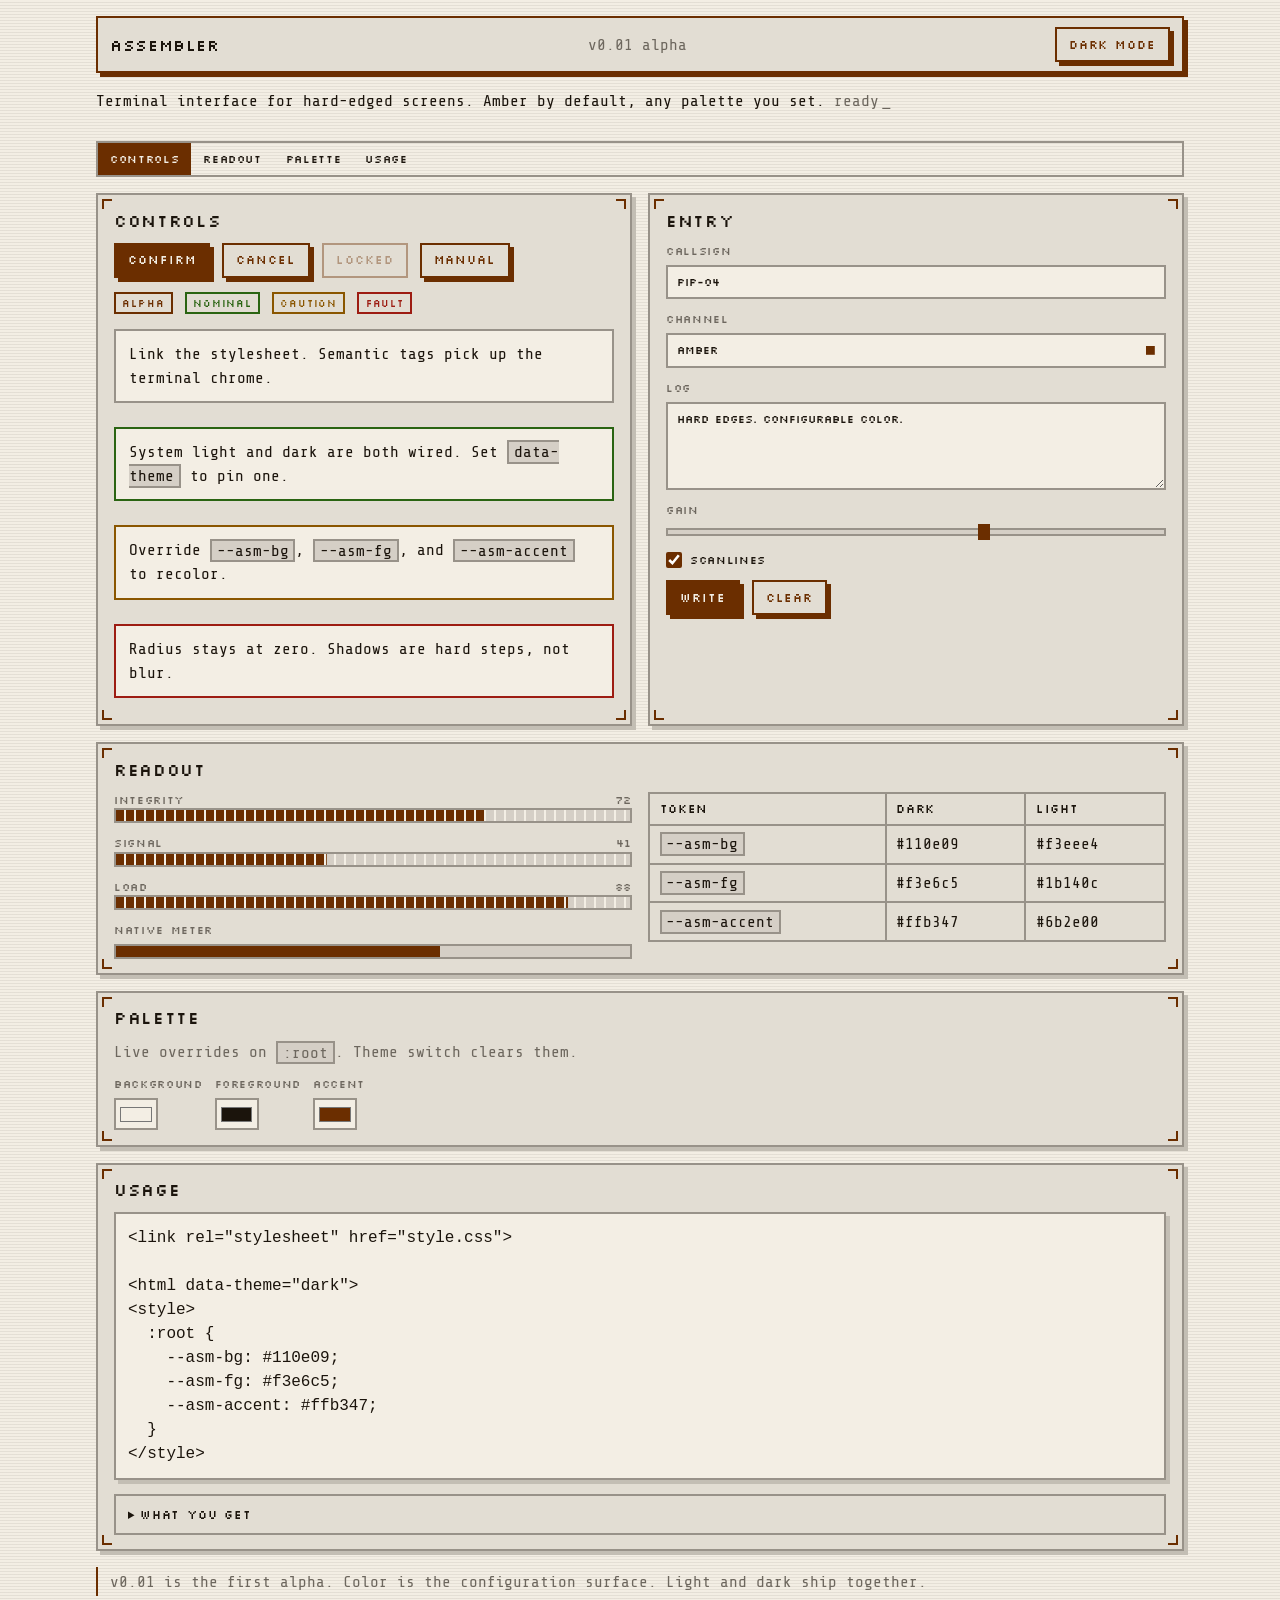
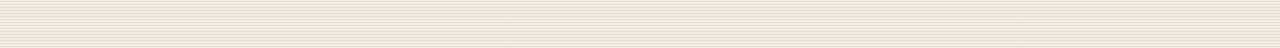
<file: assembler-css/v0_01/index.html>
<!DOCTYPE html>
<html lang="en">
<head>
  <meta charset="UTF-8">
  <meta name="viewport" content="width=device-width, initial-scale=1.0">
  <meta name="color-scheme" content="dark light">
  <title>Assembler CSS v0.01</title>
  <link rel="stylesheet" href="https://fonts.googleapis.com/css2?family=Share+Tech+Mono&amp;family=Silkscreen&amp;display=swap">
  <link rel="stylesheet" href="style.css">
</head>
<body>
  <main class="asm-shell">
    <header class="asm-top">
      <h1 class="asm-brand">Assembler</h1>
      <span class="asm-dim">v0.01 alpha</span>
      <button type="button" id="theme-toggle">Light mode</button>
    </header>

    <p>Terminal interface for hard-edged screens. Amber by default, any palette you set. <span class="asm-caret asm-dim">ready</span></p>

    <nav class="asm-nav" aria-label="Sections">
      <a href="#controls" aria-current="page">Controls</a>
      <a href="#readout">Readout</a>
      <a href="#palette">Palette</a>
      <a href="#usage">Usage</a>
    </nav>

    <div class="asm-grid-2">
      <section class="asm-panel" id="controls">
        <h2>Controls</h2>
        <div class="asm-actions">
          <button type="button" class="asm-solid">Confirm</button>
          <button type="button">Cancel</button>
          <button type="button" disabled>Locked</button>
          <a class="asm-btn" href="#usage">Manual</a>
        </div>
        <div class="asm-row" style="margin-top: 0.9rem">
          <span class="asm-tag">Alpha</span>
          <span class="asm-tag asm-tag--ok">Nominal</span>
          <span class="asm-tag asm-tag--warn">Caution</span>
          <span class="asm-tag asm-tag--danger">Fault</span>
        </div>
        <div class="asm-stack" style="margin-top: 0.9rem">
          <p class="asm-note">Link the stylesheet. Semantic tags pick up the terminal chrome.</p>
          <p class="asm-note asm-note--ok">System light and dark are both wired. Set <code>data-theme</code> to pin one.</p>
          <p class="asm-note asm-note--warn">Override <code>--asm-bg</code>, <code>--asm-fg</code>, and <code>--asm-accent</code> to recolor.</p>
          <p class="asm-note asm-note--danger">Radius stays at zero. Shadows are hard steps, not blur.</p>
        </div>
      </section>

      <section class="asm-panel">
        <h2>Entry</h2>
        <form class="asm-stack" action="#readout">
          <label class="asm-field">Callsign
            <input type="text" name="callsign" value="PIP-04" autocomplete="off">
          </label>
          <label class="asm-field">Channel
            <select name="channel">
              <option>Amber</option>
              <option>Phosphor</option>
              <option>Ice</option>
            </select>
          </label>
          <label class="asm-field">Log
            <textarea name="log">Hard edges. Configurable color.</textarea>
          </label>
          <label class="asm-field">Gain
            <input type="range" name="gain" min="0" max="100" value="64">
          </label>
          <label class="asm-check">
            <input type="checkbox" id="scan" checked>
            Scanlines
          </label>
          <div class="asm-actions">
            <button type="submit" class="asm-solid">Write</button>
            <button type="reset">Clear</button>
          </div>
        </form>
      </section>
    </div>

    <section class="asm-panel" id="readout">
      <h2>Readout</h2>
      <div class="asm-grid-2">
        <div class="asm-stack">
          <div>
            <div class="asm-split"><span>Integrity</span><span>72</span></div>
            <div class="asm-meter" style="--asm-value: 72%" role="meter" aria-label="Integrity" aria-valuemin="0" aria-valuemax="100" aria-valuenow="72"></div>
          </div>
          <div>
            <div class="asm-split"><span>Signal</span><span>41</span></div>
            <div class="asm-meter" style="--asm-value: 41%" role="meter" aria-label="Signal" aria-valuemin="0" aria-valuemax="100" aria-valuenow="41"></div>
          </div>
          <div>
            <div class="asm-split"><span>Load</span><span>88</span></div>
            <div class="asm-meter" style="--asm-value: 88%" role="meter" aria-label="Load" aria-valuemin="0" aria-valuemax="100" aria-valuenow="88"></div>
          </div>
          <label class="asm-field">Native meter
            <progress max="100" value="63">63%</progress>
          </label>
        </div>
        <div class="asm-table-wrap">
          <table>
            <thead>
              <tr>
                <th>Token</th>
                <th>Dark</th>
                <th>Light</th>
              </tr>
            </thead>
            <tbody>
              <tr>
                <td><code>--asm-bg</code></td>
                <td>#110e09</td>
                <td>#f3eee4</td>
              </tr>
              <tr>
                <td><code>--asm-fg</code></td>
                <td>#f3e6c5</td>
                <td>#1b140c</td>
              </tr>
              <tr>
                <td><code>--asm-accent</code></td>
                <td>#ffb347</td>
                <td>#6b2e00</td>
              </tr>
            </tbody>
          </table>
        </div>
      </div>
    </section>

    <section class="asm-panel" id="palette">
      <h2>Palette</h2>
      <p class="asm-dim">Live overrides on <code>:root</code>. Theme switch clears them.</p>
      <div class="asm-row">
        <label class="asm-field">Background
          <input id="c-bg" type="color" value="#110e09">
        </label>
        <label class="asm-field">Foreground
          <input id="c-fg" type="color" value="#f3e6c5">
        </label>
        <label class="asm-field">Accent
          <input id="c-accent" type="color" value="#ffb347">
        </label>
      </div>
    </section>

    <section class="asm-panel" id="usage">
      <h2>Usage</h2>
      <pre><code>&lt;link rel="stylesheet" href="style.css"&gt;

&lt;html data-theme="dark"&gt;
&lt;style&gt;
  :root {
    --asm-bg: #110e09;
    --asm-fg: #f3e6c5;
    --asm-accent: #ffb347;
  }
&lt;/style&gt;</code></pre>
      <details style="margin-top: 0.9rem">
        <summary>What you get</summary>
        <p>One file. Buttons, fields, tables, and type pick up the chrome on their own. Panels, meters, tags, and notes are classes. Point <code>--asm-font</code> and <code>--asm-display</code> at any face. Omit the webfonts and the stack falls back to the system mono.</p>
      </details>
    </section>

    <blockquote>v0.01 is the first alpha. Color is the configuration surface. Light and dark ship together.</blockquote>
  </main>
  <script>
    const root = document.documentElement;
    const toggle = document.querySelector("#theme-toggle");
    const scan = document.querySelector("#scan");
    const fields = {
      "--asm-bg": document.querySelector("#c-bg"),
      "--asm-fg": document.querySelector("#c-fg"),
      "--asm-accent": document.querySelector("#c-accent")
    };

    function currentTheme() {
      if (root.dataset.theme === "light" || root.dataset.theme === "dark") {
        return root.dataset.theme;
      }
      return matchMedia("(prefers-color-scheme: light)").matches ? "light" : "dark";
    }

    function toHex(value) {
      const ctx = document.createElement("canvas").getContext("2d");
      ctx.fillStyle = "#000000";
      ctx.fillStyle = value.trim();
      return ctx.fillStyle;
    }

    function syncPickers() {
      for (const [name, input] of Object.entries(fields)) {
        input.value = toHex(getComputedStyle(root).getPropertyValue(name));
      }
      toggle.textContent = currentTheme() === "light" ? "Dark mode" : "Light mode";
    }

    try {
      const stored = localStorage.getItem("asm-theme");
      if (stored === "light" || stored === "dark") root.dataset.theme = stored;
    } catch (err) {
      /* file pages can block storage; the toggle still works */
    }

    toggle.addEventListener("click", () => {
      for (const name of Object.keys(fields)) root.style.removeProperty(name);
      const next = currentTheme() === "light" ? "dark" : "light";
      root.dataset.theme = next;
      try {
        localStorage.setItem("asm-theme", next);
      } catch (err) {
        /* ignore */
      }
      syncPickers();
    });

    for (const [name, input] of Object.entries(fields)) {
      input.addEventListener("input", () => {
        root.style.setProperty(name, input.value);
      });
    }

    scan.addEventListener("change", () => {
      if (scan.checked) root.style.removeProperty("--asm-scan-image");
      else root.style.setProperty("--asm-scan-image", "none");
    });

    document.querySelector("form").addEventListener("submit", (event) => {
      event.preventDefault();
    });

    syncPickers();
  </script>
</body>
</html>
</file>
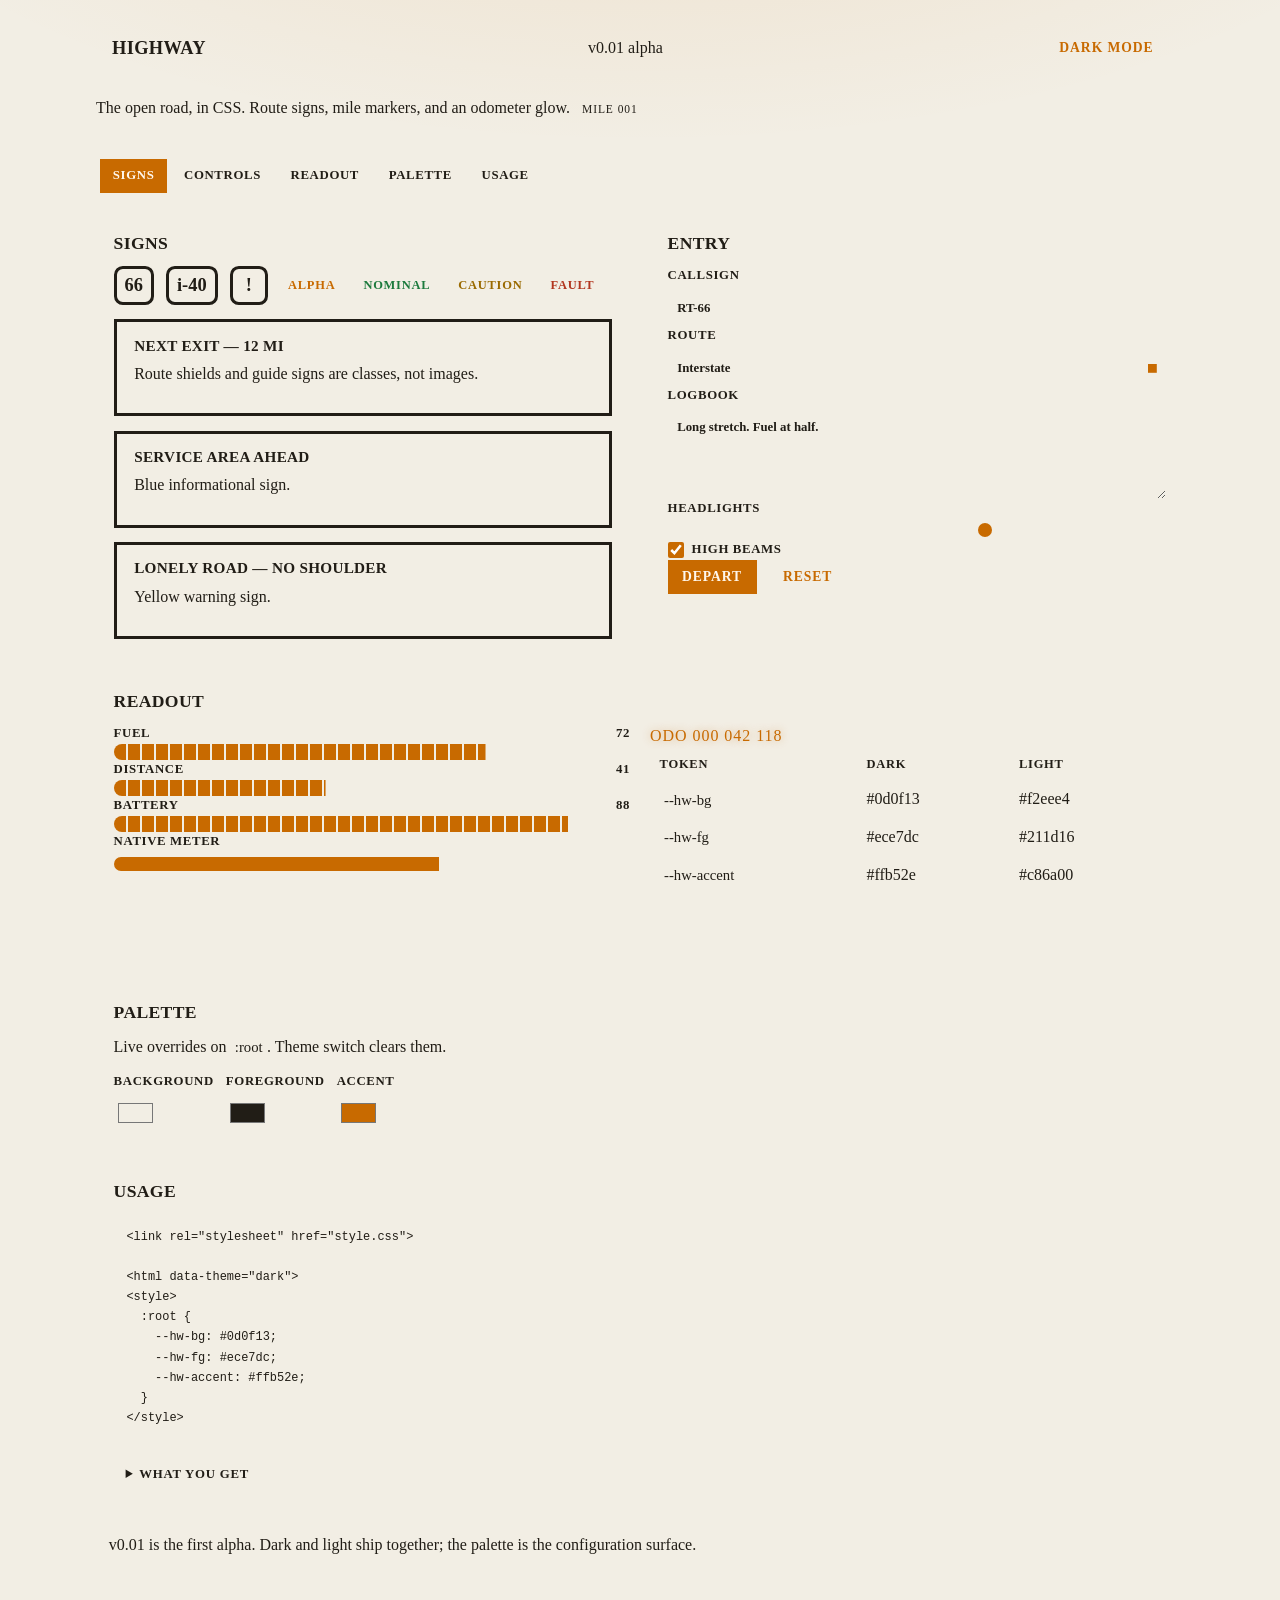
<file: highway-css/v0_01/index.html>
<!DOCTYPE html>
<html lang="en">
<head>
  <meta charset="UTF-8">
  <meta name="viewport" content="width=device-width, initial-scale=1.0">
  <meta name="color-scheme" content="dark light">
  <title>Highway CSS v0.01</title>
  <link rel="stylesheet" href="https://fonts.googleapis.com/css2?family=Barlow:ital,wght@0,400;0,600;0,700;1,400&family=Barlow+Condensed:wght@600;700&family=IBM+Plex+Mono:wght@400;600&display=swap">
  <link rel="stylesheet" href="style.css">
</head>
<body>
  <main class="hw-shell">
    <header class="hw-top">
      <h1 class="hw-brand">Highway</h1>
      <span class="hw-dim">v0.01 alpha</span>
      <button type="button" id="theme-toggle">Light mode</button>
    </header>

    <p>The open road, in CSS. Route signs, mile markers, and an odometer glow. <span class="hw-mile">mile 001</span></p>

    <nav class="hw-nav" aria-label="Sections">
      <a href="#signs" aria-current="page">Signs</a>
      <a href="#controls">Controls</a>
      <a href="#readout">Readout</a>
      <a href="#palette">Palette</a>
      <a href="#usage">Usage</a>
    </nav>

    <div class="hw-grid-2">
      <section class="hw-panel" id="signs">
        <h2>Signs</h2>
        <div class="hw-row" style="margin-bottom: 0.9rem">
          <span class="hw-route">66</span>
          <span class="hw-route hw-route--info">i-40</span>
          <span class="hw-route hw-route--warn">!</span>
          <span class="hw-tag">Alpha</span>
          <span class="hw-tag hw-tag--ok">Nominal</span>
          <span class="hw-tag hw-tag--warn">Caution</span>
          <span class="hw-tag hw-tag--danger">Fault</span>
        </div>
        <div class="hw-sign">
          <h3>Next exit — 12 mi</h3>
          <p class="hw-dim">Route shields and guide signs are classes, not images.</p>
        </div>
        <div class="hw-sign hw-sign--info" style="margin-top: 0.9rem">
          <h3>Service area ahead</h3>
          <p class="hw-dim">Blue informational sign.</p>
        </div>
        <div class="hw-sign hw-sign--warn" style="margin-top: 0.9rem">
          <h3>Lonely road — no shoulder</h3>
          <p class="hw-dim">Yellow warning sign.</p>
        </div>
      </section>

      <section class="hw-panel">
        <h2>Entry</h2>
        <form class="hw-stack" action="#readout">
          <label class="hw-field">Callsign
            <input type="text" name="callsign" value="RT-66" autocomplete="off">
          </label>
          <label class="hw-field">Route
            <select name="route">
              <option>Interstate</option>
              <option>State highway</option>
              <option>Back road</option>
            </select>
          </label>
          <label class="hw-field">Logbook
            <textarea name="log">Long stretch. Fuel at half.</textarea>
          </label>
          <label class="hw-field">Headlights
            <input type="range" name="gain" min="0" max="100" value="64">
          </label>
          <label class="hw-check">
            <input type="checkbox" id="highbeams" checked>
            High beams
          </label>
          <div class="hw-actions">
            <button type="submit" class="hw-solid">Depart</button>
            <button type="reset">Reset</button>
          </div>
        </form>
      </section>
    </div>

    <section class="hw-panel" id="readout">
      <h2>Readout</h2>
      <div class="hw-grid-2">
        <div class="hw-stack">
          <div>
            <div class="hw-split"><span>Fuel</span><span>72</span></div>
            <div class="hw-meter" style="--hw-value: 72%" role="meter" aria-label="Fuel" aria-valuemin="0" aria-valuemax="100" aria-valuenow="72"></div>
          </div>
          <div>
            <div class="hw-split"><span>Distance</span><span>41</span></div>
            <div class="hw-meter" style="--hw-value: 41%" role="meter" aria-label="Distance" aria-valuemin="0" aria-valuemax="100" aria-valuenow="41"></div>
          </div>
          <div>
            <div class="hw-split"><span>Battery</span><span>88</span></div>
            <div class="hw-meter" style="--hw-value: 88%" role="meter" aria-label="Battery" aria-valuemin="0" aria-valuemax="100" aria-valuenow="88"></div>
          </div>
          <label class="hw-field">Native meter
            <progress max="100" value="63">63%</progress>
          </label>
        </div>
        <div class="hw-stack">
          <p class="hw-odometer" style="margin:0">ODO&nbsp;000&nbsp;042&nbsp;118</p>
          <div class="hw-table-wrap">
            <table>
              <thead>
                <tr>
                  <th>Token</th>
                  <th>Dark</th>
                  <th>Light</th>
                </tr>
              </thead>
              <tbody>
                <tr>
                  <td><code>--hw-bg</code></td>
                  <td>#0d0f13</td>
                  <td>#f2eee4</td>
                </tr>
                <tr>
                  <td><code>--hw-fg</code></td>
                  <td>#ece7dc</td>
                  <td>#211d16</td>
                </tr>
                <tr>
                  <td><code>--hw-accent</code></td>
                  <td>#ffb52e</td>
                  <td>#c86a00</td>
                </tr>
              </tbody>
            </table>
          </div>
        </div>
      </div>
    </section>

    <hr class="hw-road" role="presentation">

    <section class="hw-panel" id="palette">
      <h2>Palette</h2>
      <p class="hw-dim">Live overrides on <code>:root</code>. Theme switch clears them.</p>
      <div class="hw-row">
        <label class="hw-field">Background
          <input id="c-bg" type="color" value="#0d0f13">
        </label>
        <label class="hw-field">Foreground
          <input id="c-fg" type="color" value="#ece7dc">
        </label>
        <label class="hw-field">Accent
          <input id="c-accent" type="color" value="#ffb52e">
        </label>
      </div>
    </section>

    <section class="hw-panel" id="usage">
      <h2>Usage</h2>
      <pre><code>&lt;link rel="stylesheet" href="style.css"&gt;

&lt;html data-theme="dark"&gt;
&lt;style&gt;
  :root {
    --hw-bg: #0d0f13;
    --hw-fg: #ece7dc;
    --hw-accent: #ffb52e;
  }
&lt;/style&gt;</code></pre>
      <details style="margin-top: 0.9rem">
        <summary>What you get</summary>
        <p>One file. Semantic tags pick up the road chrome on their own. Signs, route shields, meters, tags, and notes are classes. Point <code>--hw-font</code>, <code>--hw-display</code>, and <code>--hw-mono</code> at any faces. Omit the webfonts and the stacks fall back to system faces.</p>
      </details>
    </section>

    <blockquote>v0.01 is the first alpha. Dark and light ship together; the palette is the configuration surface.</blockquote>
  </main>
  <script>
    const root = document.documentElement;
    const toggle = document.querySelector("#theme-toggle");
    const highbeams = document.querySelector("#highbeams");
    const fields = {
      "--hw-bg": document.querySelector("#c-bg"),
      "--hw-fg": document.querySelector("#c-fg"),
      "--hw-accent": document.querySelector("#c-accent")
    };

    function currentTheme() {
      if (root.dataset.theme === "light" || root.dataset.theme === "dark") {
        return root.dataset.theme;
      }
      return matchMedia("(prefers-color-scheme: light)").matches ? "light" : "dark";
    }

    function toHex(value) {
      const ctx = document.createElement("canvas").getContext("2d");
      ctx.fillStyle = "#000000";
      ctx.fillStyle = value.trim();
      return ctx.fillStyle;
    }

    function syncPickers() {
      for (const [name, input] of Object.entries(fields)) {
        input.value = toHex(getComputedStyle(root).getPropertyValue(name));
      }
      toggle.textContent = currentTheme() === "light" ? "Dark mode" : "Light mode";
    }

    try {
      const stored = localStorage.getItem("hw-theme");
      if (stored === "light" || stored === "dark") root.dataset.theme = stored;
    } catch (err) {
      /* file pages can block storage; the toggle still works */
    }

    toggle.addEventListener("click", () => {
      for (const name of Object.keys(fields)) root.style.removeProperty(name);
      const next = currentTheme() === "light" ? "dark" : "light";
      root.dataset.theme = next;
      try {
        localStorage.setItem("hw-theme", next);
      } catch (err) {
        /* ignore */
      }
      syncPickers();
    });

    for (const [name, input] of Object.entries(fields)) {
      input.addEventListener("input", () => {
        root.style.setProperty(name, input.value);
      });
    }

    highbeams.addEventListener("change", () => {
      /* high beams just demo the checkbox; no visual change in v0.01 */
    });

    document.querySelector("form").addEventListener("submit", (event) => {
      event.preventDefault();
    });

    syncPickers();
  </script>
</body>
</html>
</file>
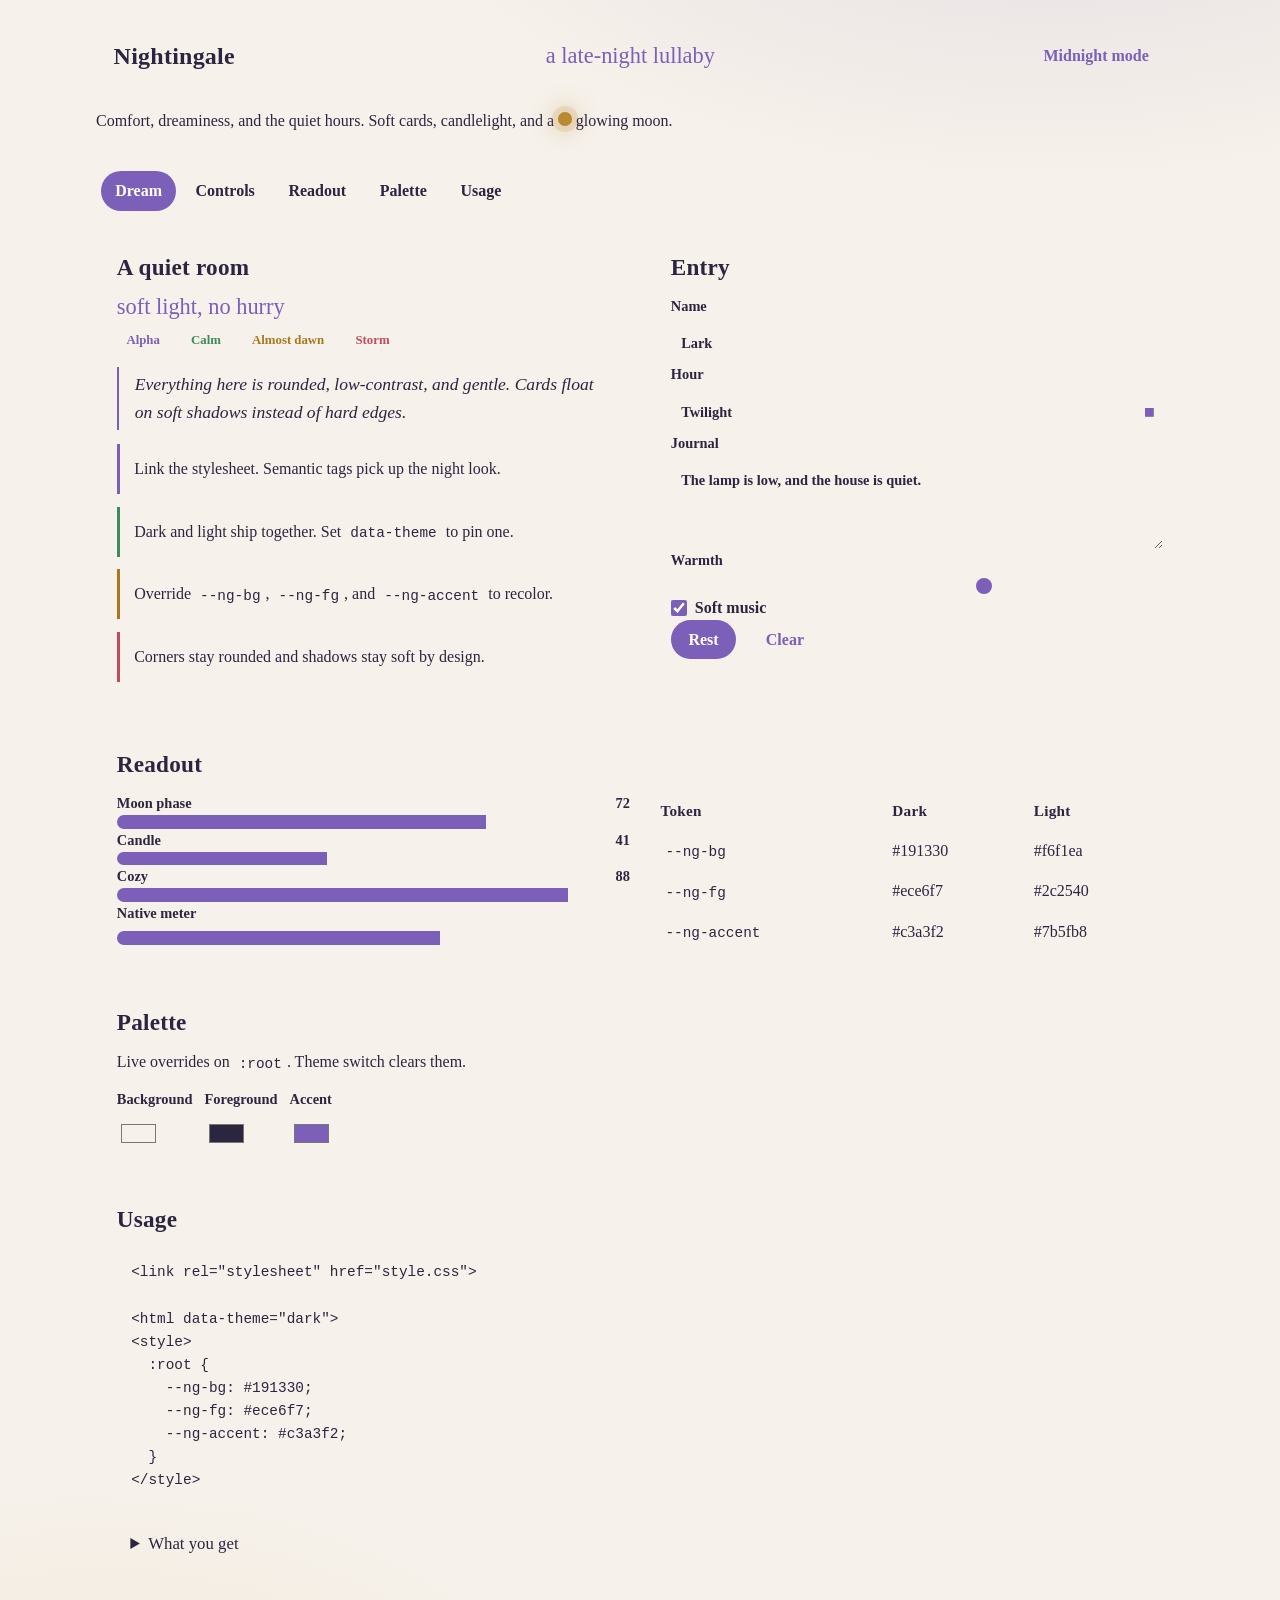
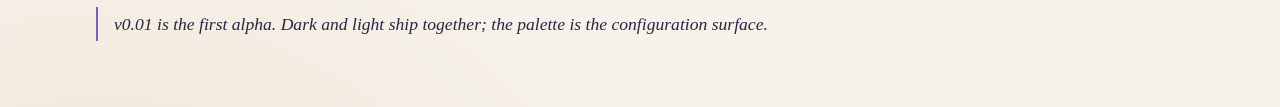
<file: nightingale-css/v0_01/index.html>
<!DOCTYPE html>
<html lang="en">
<head>
  <meta charset="UTF-8">
  <meta name="viewport" content="width=device-width, initial-scale=1.0">
  <meta name="color-scheme" content="dark light">
  <title>Nightingale CSS v0.01</title>
  <link rel="stylesheet" href="https://fonts.googleapis.com/css2?family=Cormorant+Garamond:ital,wght@0,500;0,600;1,500&family=Karla:ital,wght@0,400;0,600;1,400&family=Caveat:wght@500;600&display=swap">
  <link rel="stylesheet" href="style.css">
</head>
<body>
  <main class="ng-shell">
    <header class="ng-top">
      <h1 class="ng-brand">Nightingale</h1>
      <span class="ng-dream">a late-night lullaby</span>
      <button type="button" id="theme-toggle">Dawn mode</button>
    </header>

    <p>Comfort, dreaminess, and the quiet hours. Soft cards, candlelight, and a <span class="ng-moon"></span> glowing moon.</p>

    <nav class="ng-nav" aria-label="Sections">
      <a href="#dream" aria-current="page">Dream</a>
      <a href="#controls">Controls</a>
      <a href="#readout">Readout</a>
      <a href="#palette">Palette</a>
      <a href="#usage">Usage</a>
    </nav>

    <div class="ng-grid-2">
      <section class="ng-card" id="dream">
        <h2>A quiet room</h2>
        <p class="ng-dream" style="margin-bottom: 0.6rem">soft light, no hurry</p>
        <div class="ng-row" style="margin-bottom: 0.9rem">
          <span class="ng-tag">Alpha</span>
          <span class="ng-tag ng-tag--ok">Calm</span>
          <span class="ng-tag ng-tag--warn">Almost dawn</span>
          <span class="ng-tag ng-tag--danger">Storm</span>
        </div>
        <blockquote>Everything here is rounded, low-contrast, and gentle. Cards float on soft shadows instead of hard edges.</blockquote>
        <div class="ng-stack" style="margin-top: 0.9rem">
          <p class="ng-note">Link the stylesheet. Semantic tags pick up the night look.</p>
          <p class="ng-note ng-note--ok">Dark and light ship together. Set <code>data-theme</code> to pin one.</p>
          <p class="ng-note ng-note--warn">Override <code>--ng-bg</code>, <code>--ng-fg</code>, and <code>--ng-accent</code> to recolor.</p>
          <p class="ng-note ng-note--danger">Corners stay rounded and shadows stay soft by design.</p>
        </div>
      </section>

      <section class="ng-card">
        <h2>Entry</h2>
        <form class="ng-stack" action="#readout">
          <label class="ng-field">Name
            <input type="text" name="name" value="Lark" autocomplete="off">
          </label>
          <label class="ng-field">Hour
            <select name="hour">
              <option>Twilight</option>
              <option>Midnight</option>
              <option>Small hours</option>
            </select>
          </label>
          <label class="ng-field">Journal
            <textarea name="journal">The lamp is low, and the house is quiet.</textarea>
          </label>
          <label class="ng-field">Warmth
            <input type="range" name="warmth" min="0" max="100" value="64">
          </label>
          <label class="ng-check">
            <input type="checkbox" id="lullaby" checked>
            Soft music
          </label>
          <div class="ng-actions">
            <button type="submit" class="ng-solid">Rest</button>
            <button type="reset">Clear</button>
          </div>
        </form>
      </section>
    </div>

    <section class="ng-card" id="readout">
      <h2>Readout</h2>
      <div class="ng-grid-2">
        <div class="ng-stack">
          <div>
            <div class="ng-split"><span>Moon phase</span><span>72</span></div>
            <div class="ng-meter" style="--ng-value: 72%" role="meter" aria-label="Moon phase" aria-valuemin="0" aria-valuemax="100" aria-valuenow="72"></div>
          </div>
          <div>
            <div class="ng-split"><span>Candle</span><span>41</span></div>
            <div class="ng-meter" style="--ng-value: 41%" role="meter" aria-label="Candle" aria-valuemin="0" aria-valuemax="100" aria-valuenow="41"></div>
          </div>
          <div>
            <div class="ng-split"><span>Cozy</span><span>88</span></div>
            <div class="ng-meter" style="--ng-value: 88%" role="meter" aria-label="Cozy" aria-valuemin="0" aria-valuemax="100" aria-valuenow="88"></div>
          </div>
          <label class="ng-field">Native meter
            <progress max="100" value="63">63%</progress>
          </label>
        </div>
        <div class="ng-table-wrap">
          <table>
            <thead>
              <tr>
                <th>Token</th>
                <th>Dark</th>
                <th>Light</th>
              </tr>
            </thead>
            <tbody>
              <tr>
                <td><code>--ng-bg</code></td>
                <td>#191330</td>
                <td>#f6f1ea</td>
              </tr>
              <tr>
                <td><code>--ng-fg</code></td>
                <td>#ece6f7</td>
                <td>#2c2540</td>
              </tr>
              <tr>
                <td><code>--ng-accent</code></td>
                <td>#c3a3f2</td>
                <td>#7b5fb8</td>
              </tr>
            </tbody>
          </table>
        </div>
      </div>
    </section>

    <section class="ng-card" id="palette">
      <h2>Palette</h2>
      <p class="ng-dim">Live overrides on <code>:root</code>. Theme switch clears them.</p>
      <div class="ng-row">
        <label class="ng-field">Background
          <input id="c-bg" type="color" value="#191330">
        </label>
        <label class="ng-field">Foreground
          <input id="c-fg" type="color" value="#ece6f7">
        </label>
        <label class="ng-field">Accent
          <input id="c-accent" type="color" value="#c3a3f2">
        </label>
      </div>
    </section>

    <section class="ng-card" id="usage">
      <h2>Usage</h2>
      <pre><code>&lt;link rel="stylesheet" href="style.css"&gt;

&lt;html data-theme="dark"&gt;
&lt;style&gt;
  :root {
    --ng-bg: #191330;
    --ng-fg: #ece6f7;
    --ng-accent: #c3a3f2;
  }
&lt;/style&gt;</code></pre>
      <details style="margin-top: 0.9rem">
        <summary>What you get</summary>
        <p>One file. Semantic tags pick up the night look on their own. Cards, tags, notes, meters, and the moon are classes. Point <code>--ng-font</code>, <code>--ng-display</code>, and <code>--ng-script</code> at any faces. Omit the webfonts and the stacks fall back to system faces.</p>
      </details>
    </section>

    <blockquote>v0.01 is the first alpha. Dark and light ship together; the palette is the configuration surface.</blockquote>
  </main>
  <script>
    const root = document.documentElement;
    const toggle = document.querySelector("#theme-toggle");
    const fields = {
      "--ng-bg": document.querySelector("#c-bg"),
      "--ng-fg": document.querySelector("#c-fg"),
      "--ng-accent": document.querySelector("#c-accent")
    };

    function currentTheme() {
      if (root.dataset.theme === "light" || root.dataset.theme === "dark") {
        return root.dataset.theme;
      }
      return matchMedia("(prefers-color-scheme: light)").matches ? "light" : "dark";
    }

    function toHex(value) {
      const ctx = document.createElement("canvas").getContext("2d");
      ctx.fillStyle = "#000000";
      ctx.fillStyle = value.trim();
      return ctx.fillStyle;
    }

    function syncPickers() {
      for (const [name, input] of Object.entries(fields)) {
        input.value = toHex(getComputedStyle(root).getPropertyValue(name));
      }
      toggle.textContent = currentTheme() === "light" ? "Midnight mode" : "Dawn mode";
    }

    try {
      const stored = localStorage.getItem("ng-theme");
      if (stored === "light" || stored === "dark") root.dataset.theme = stored;
    } catch (err) {
      /* file pages can block storage; the toggle still works */
    }

    toggle.addEventListener("click", () => {
      for (const name of Object.keys(fields)) root.style.removeProperty(name);
      const next = currentTheme() === "light" ? "dark" : "light";
      root.dataset.theme = next;
      try {
        localStorage.setItem("ng-theme", next);
      } catch (err) {
        /* ignore */
      }
      syncPickers();
    });

    for (const [name, input] of Object.entries(fields)) {
      input.addEventListener("input", () => {
        root.style.setProperty(name, input.value);
      });
    }

    document.querySelector("form").addEventListener("submit", (event) => {
      event.preventDefault();
    });

    syncPickers();
  </script>
</body>
</html>
</file>
<file: assembler-css/v0_01/style.css>
/* Assembler CSS v0.01
   Lightweight terminal UI. Hard edges, no radius, configurable color.

   Put these on :root (or override them in your own stylesheet):
     --asm-bg       page background
     --asm-fg       text
     --asm-accent   frames, keys, links, meters
     --asm-danger   fault
     --asm-ok       nominal
     --asm-warn     caution
     --asm-font     body face (mono)
     --asm-display  headings and keys (pixel face if you have one)
     --asm-px       hard-shadow step
     --asm-border-w stroke width
     --asm-scan-image  set to none to drop scanlines

   Derived from the palette (override only if you need to):
     --asm-bg-raised, --asm-fg-dim, --asm-line, --asm-shadow, --asm-accent-fg, --asm-track

   Theme: <html data-theme="dark"> or data-theme="light".
   Leave data-theme unset to follow the system preference.
*/

:root {
  color-scheme: dark;
  --asm-font: "Share Tech Mono", ui-monospace, "Cascadia Mono", Consolas, "Courier New", monospace;
  --asm-display: "Silkscreen", "Share Tech Mono", ui-monospace, Consolas, monospace;
  --asm-px: 4px;
  --asm-border-w: 2px;
  --asm-size: 16px;
  --asm-gap: 0.75rem;

  --asm-bg: #110e09;
  --asm-fg: #f3e6c5;
  --asm-accent: #ffb347;
  --asm-danger: #ff5c33;
  --asm-ok: #c6f25c;
  --asm-warn: #ffe14a;

  --asm-bg-raised: color-mix(in srgb, var(--asm-fg) 8%, var(--asm-bg));
  --asm-fg-dim: color-mix(in srgb, var(--asm-fg) 62%, var(--asm-bg));
  --asm-line: color-mix(in srgb, var(--asm-fg) 42%, var(--asm-bg));
  --asm-shadow: color-mix(in srgb, var(--asm-fg) 22%, var(--asm-bg));
  --asm-accent-fg: var(--asm-bg);
  --asm-track: color-mix(in srgb, var(--asm-fg) 14%, var(--asm-bg));
  --asm-scan-image: repeating-linear-gradient(
    to bottom,
    transparent 0 2px,
    color-mix(in srgb, var(--asm-fg) 7%, transparent) 2px 3px
  );
}

:root[data-theme="light"] {
  color-scheme: light;
  --asm-bg: #f3eee4;
  --asm-fg: #1b140c;
  --asm-accent: #6b2e00;
  --asm-danger: #9d1c12;
  --asm-ok: #2a6412;
  --asm-warn: #8a5600;
}

@media (prefers-color-scheme: light) {
  :root:not([data-theme="dark"]) {
    color-scheme: light;
    --asm-bg: #f3eee4;
    --asm-fg: #1b140c;
    --asm-accent: #6b2e00;
    --asm-danger: #9d1c12;
    --asm-ok: #2a6412;
    --asm-warn: #8a5600;
  }
}

*,
*::before,
*::after {
  box-sizing: border-box;
  border-radius: 0;
}

html {
  min-height: 100%;
}

body {
  margin: 0;
  min-height: 100vh;
  background-color: var(--asm-bg);
  background-image: var(--asm-scan-image);
  color: var(--asm-fg);
  font-family: var(--asm-font);
  font-size: var(--asm-size);
  line-height: 1.5;
  caret-color: var(--asm-accent);
}

::selection {
  background: var(--asm-accent);
  color: var(--asm-accent-fg);
}

h1,
h2,
h3,
h4 {
  font-family: var(--asm-display);
  font-weight: 400;
  letter-spacing: 0.04em;
  line-height: 1.25;
  text-transform: uppercase;
}

h1 { font-size: 1.7rem; margin: 0 0 0.6rem; }
h2 { font-size: 1.05rem; margin: 0 0 0.75rem; }
h3 { font-size: 0.9rem; margin: 0 0 0.5rem; }
h4 { font-size: 0.8rem; margin: 0 0 0.4rem; }

p { margin: 0 0 0.75rem; }

a {
  color: var(--asm-accent);
  text-underline-offset: 0.18em;
}

a:hover {
  background: var(--asm-accent);
  color: var(--asm-accent-fg);
  text-decoration: none;
}

:focus-visible {
  outline: var(--asm-border-w) solid var(--asm-accent);
  outline-offset: 2px;
}

hr {
  border: 0;
  border-top: var(--asm-border-w) solid var(--asm-line);
  margin: var(--asm-gap) 0;
}

blockquote {
  margin: 0 0 0.75rem;
  padding: 0.15rem 0 0.15rem 0.75rem;
  border-left: var(--asm-border-w) solid var(--asm-accent);
  color: var(--asm-fg-dim);
}

code {
  font-family: inherit;
  background: var(--asm-track);
  border: var(--asm-border-w) solid var(--asm-line);
  padding: 0.05em 0.3em;
  overflow-wrap: anywhere;
}

pre {
  overflow: auto;
  max-width: 100%;
  margin: 0;
  padding: 0.75rem;
  border: var(--asm-border-w) solid var(--asm-line);
  background: var(--asm-bg);
  box-shadow: var(--asm-px) var(--asm-px) 0 0 var(--asm-shadow);
}

pre code {
  background: none;
  border: 0;
  padding: 0;
}

kbd {
  font-family: inherit;
  border: var(--asm-border-w) solid var(--asm-line);
  box-shadow: 2px 2px 0 0 var(--asm-shadow);
  padding: 0.05em 0.35em;
}

ul,
ol {
  margin: 0 0 0.75rem;
  padding-left: 1.25rem;
}

li::marker {
  color: var(--asm-accent);
}

table {
  width: 100%;
  border-collapse: collapse;
  font-variant-numeric: tabular-nums;
}

th,
td {
  border: var(--asm-border-w) solid var(--asm-line);
  padding: 0.4rem 0.6rem;
  text-align: left;
  vertical-align: top;
}

th {
  font-family: var(--asm-display);
  font-weight: 400;
  font-size: 0.72rem;
  letter-spacing: 0.06em;
  text-transform: uppercase;
  background: var(--asm-bg-raised);
}

button,
.asm-btn {
  display: inline-block;
  appearance: none;
  margin: 0;
  padding: 0.55rem 0.75rem;
  border: var(--asm-border-w) solid var(--asm-accent);
  background: transparent;
  color: var(--asm-accent);
  font: inherit;
  font-family: var(--asm-display);
  font-size: 0.72rem;
  letter-spacing: 0.08em;
  line-height: 1.2;
  text-transform: uppercase;
  text-decoration: none;
  cursor: pointer;
  box-shadow: var(--asm-px) var(--asm-px) 0 0 var(--asm-accent);
}

button:hover,
.asm-btn:hover {
  background: var(--asm-accent);
  color: var(--asm-accent-fg);
}

.asm-solid {
  background: var(--asm-accent);
  color: var(--asm-accent-fg);
}

.asm-solid:hover {
  background: transparent;
  color: var(--asm-accent);
}

button:active:not(:disabled),
.asm-btn:active {
  transform: translate(var(--asm-px), var(--asm-px));
  box-shadow: none;
}

button:disabled,
.asm-btn:disabled {
  opacity: 0.4;
  cursor: not-allowed;
  box-shadow: none;
  transform: none;
}

label {
  cursor: pointer;
}

input,
textarea,
select {
  margin: 0;
  min-width: 0;
  max-width: 100%;
  border: var(--asm-border-w) solid var(--asm-line);
  background-color: var(--asm-bg);
  color: var(--asm-fg);
  font: inherit;
  padding: 0.45rem 0.55rem;
}

input:not([type="checkbox"]):not([type="radio"]):not([type="color"]):not([type="range"]),
textarea,
select {
  width: 100%;
}

textarea {
  min-height: 5.5rem;
  resize: vertical;
}

input:focus,
textarea:focus,
select:focus {
  border-color: var(--asm-accent);
  outline: none;
  box-shadow: var(--asm-px) var(--asm-px) 0 0 var(--asm-accent);
}

input::placeholder,
textarea::placeholder {
  color: var(--asm-fg-dim);
}

input:-webkit-autofill {
  -webkit-text-fill-color: var(--asm-fg);
  box-shadow: 0 0 0 1000px var(--asm-bg) inset;
  caret-color: var(--asm-accent);
}

input[type="checkbox"],
input[type="radio"] {
  accent-color: var(--asm-accent);
  width: 1rem;
  height: 1rem;
  padding: 0;
}

input[type="color"] {
  width: 2.75rem;
  height: 2rem;
  padding: 0.15rem;
  background: var(--asm-bg);
  cursor: pointer;
}

input[type="range"] {
  -webkit-appearance: none;
  appearance: none;
  width: 100%;
  height: 16px;
  margin: 0;
  padding: 0;
  background: transparent;
  border: 0;
  cursor: pointer;
}

input[type="range"]:focus {
  box-shadow: none;
}

input[type="range"]::-webkit-slider-runnable-track {
  height: 8px;
  background: var(--asm-track);
  border: var(--asm-border-w) solid var(--asm-line);
}

input[type="range"]::-webkit-slider-thumb {
  -webkit-appearance: none;
  appearance: none;
  width: 12px;
  height: 16px;
  margin-top: -6px;
  background: var(--asm-accent);
  border: 0;
  border-radius: 0;
}

input[type="range"]::-moz-range-track {
  height: 8px;
  background: var(--asm-track);
  border: var(--asm-border-w) solid var(--asm-line);
}

input[type="range"]::-moz-range-thumb {
  width: 12px;
  height: 16px;
  background: var(--asm-accent);
  border: 0;
  border-radius: 0;
}

select {
  appearance: none;
  padding-right: 1.8rem;
  background-image: linear-gradient(var(--asm-accent), var(--asm-accent));
  background-size: 0.55rem 0.55rem;
  background-position: right 0.55rem center;
  background-repeat: no-repeat;
}

fieldset {
  margin: 0;
  border: var(--asm-border-w) solid var(--asm-line);
  padding: 0.75rem;
}

legend {
  padding: 0 0.35rem;
  font-family: var(--asm-display);
  font-size: 0.72rem;
  letter-spacing: 0.06em;
  text-transform: uppercase;
}

progress {
  appearance: none;
  width: 100%;
  height: 0.9rem;
  border: var(--asm-border-w) solid var(--asm-line);
  background: var(--asm-track);
}

progress::-webkit-progress-bar {
  background: var(--asm-track);
}

progress::-webkit-progress-value {
  background: var(--asm-accent);
}

progress::-moz-progress-bar {
  background: var(--asm-accent);
}

details {
  border: var(--asm-border-w) solid var(--asm-line);
  background: var(--asm-bg-raised);
  padding: 0.6rem 0.75rem;
}

summary {
  cursor: pointer;
  font-family: var(--asm-display);
  font-size: 0.72rem;
  letter-spacing: 0.06em;
  text-transform: uppercase;
}

img,
canvas {
  image-rendering: pixelated;
}

.asm-shell {
  width: min(68rem, calc(100% - 2rem));
  margin: 1rem auto 2.5rem;
  display: grid;
  gap: 1rem;
}

.asm-shell > *,
.asm-grid-2 > *,
.asm-stack > * {
  min-width: 0;
}

.asm-top {
  display: flex;
  flex-wrap: wrap;
  align-items: center;
  justify-content: space-between;
  gap: 0.75rem;
  padding: 0.55rem 0.75rem;
  border: var(--asm-border-w) solid var(--asm-accent);
  background: var(--asm-bg-raised);
  box-shadow: var(--asm-px) var(--asm-px) 0 0 var(--asm-accent);
}

.asm-brand {
  margin: 0;
  font-size: 1rem;
}

.asm-dim {
  color: var(--asm-fg-dim);
}

.asm-caret::after {
  content: "_";
  margin-left: 0.2rem;
  animation: asm-blink 1s steps(1) infinite;
}

@keyframes asm-blink {
  0%,
  49% { opacity: 1; }
  50%,
  100% { opacity: 0; }
}

@media (prefers-reduced-motion: reduce) {
  .asm-caret::after {
    animation: none;
  }
}

.asm-grid-2 {
  display: grid;
  gap: 1rem;
}

@media (min-width: 800px) {
  .asm-grid-2 {
    grid-template-columns: 1fr 1fr;
  }
}

.asm-stack {
  display: grid;
  gap: var(--asm-gap);
  align-content: start;
}

.asm-row,
.asm-actions {
  display: flex;
  flex-wrap: wrap;
  gap: 0.75rem;
  align-items: center;
}

.asm-panel {
  --c: var(--asm-accent);
  --t: 2px;
  --s: 10px;
  position: relative;
  padding: 0.9rem 1rem;
  border: var(--asm-border-w) solid var(--asm-line);
  background-color: var(--asm-bg-raised);
  background-image:
    linear-gradient(var(--c), var(--c)),
    linear-gradient(var(--c), var(--c)),
    linear-gradient(var(--c), var(--c)),
    linear-gradient(var(--c), var(--c)),
    linear-gradient(var(--c), var(--c)),
    linear-gradient(var(--c), var(--c)),
    linear-gradient(var(--c), var(--c)),
    linear-gradient(var(--c), var(--c));
  background-repeat: no-repeat;
  background-size:
    var(--s) var(--t), var(--t) var(--s),
    var(--s) var(--t), var(--t) var(--s),
    var(--s) var(--t), var(--t) var(--s),
    var(--s) var(--t), var(--t) var(--s);
  background-position:
    left 4px top 4px, left 4px top 4px,
    right 4px top 4px, right 4px top 4px,
    left 4px bottom 4px, left 4px bottom 4px,
    right 4px bottom 4px, right 4px bottom 4px;
  box-shadow: var(--asm-px) var(--asm-px) 0 0 var(--asm-shadow);
}

.asm-panel > :first-child {
  margin-top: 0;
}

.asm-panel > :last-child {
  margin-bottom: 0;
}

.asm-field {
  display: grid;
  gap: 0.35rem;
  color: var(--asm-fg-dim);
  font-family: var(--asm-display);
  font-size: 0.68rem;
  letter-spacing: 0.06em;
  text-transform: uppercase;
}

.asm-check {
  display: flex;
  align-items: center;
  gap: 0.5rem;
  color: var(--asm-fg);
  font-family: var(--asm-display);
  font-size: 0.68rem;
  letter-spacing: 0.06em;
  text-transform: uppercase;
}

.asm-split {
  display: flex;
  justify-content: space-between;
  gap: 1rem;
  color: var(--asm-fg-dim);
  font-family: var(--asm-display);
  font-size: 0.68rem;
  letter-spacing: 0.06em;
  text-transform: uppercase;
}

.asm-meter {
  height: 0.95rem;
  border: var(--asm-border-w) solid var(--asm-line);
  background-color: var(--asm-track);
  background-image:
    repeating-linear-gradient(
      90deg,
      transparent 0 calc(var(--asm-px) * 2),
      var(--asm-bg) calc(var(--asm-px) * 2) calc(var(--asm-px) * 2 + 2px)
    ),
    linear-gradient(var(--asm-accent), var(--asm-accent));
  background-repeat: repeat, no-repeat;
  background-size: auto, var(--asm-value, 0%) 100%;
}

.asm-tag {
  display: inline-block;
  padding: 0.15rem 0.4rem;
  border: var(--asm-border-w) solid var(--asm-accent);
  color: var(--asm-accent);
  font-family: var(--asm-display);
  font-size: 0.62rem;
  letter-spacing: 0.08em;
  line-height: 1.3;
  text-transform: uppercase;
}

.asm-tag--ok { border-color: var(--asm-ok); color: var(--asm-ok); }
.asm-tag--warn { border-color: var(--asm-warn); color: var(--asm-warn); }
.asm-tag--danger { border-color: var(--asm-danger); color: var(--asm-danger); }

.asm-note {
  padding: 0.7rem 0.8rem;
  border: var(--asm-border-w) solid var(--asm-line);
  background: var(--asm-bg);
}

.asm-note--ok { border-color: var(--asm-ok); }
.asm-note--warn { border-color: var(--asm-warn); }
.asm-note--danger { border-color: var(--asm-danger); }

.asm-nav {
  display: flex;
  flex-wrap: wrap;
  gap: 0;
  border: var(--asm-border-w) solid var(--asm-line);
}

.asm-nav a {
  padding: 0.5rem 0.75rem;
  color: var(--asm-fg);
  font-family: var(--asm-display);
  font-size: 0.68rem;
  letter-spacing: 0.06em;
  text-decoration: none;
  text-transform: uppercase;
}

.asm-nav a:hover,
.asm-nav a[aria-current="page"] {
  background: var(--asm-accent);
  color: var(--asm-accent-fg);
}

.asm-table-wrap {
  overflow-x: auto;
}
</file>
<file: highway-css/v0_01/style.css>
/* ============================================================================
   Highway CSS v0.01
   ----------------------------------------------------------------------------
   A small, dependency-free stylesheet with the look of the open road:
   asphalt, faded paint, road signs, mile markers, headlights, and an
   odometer's steady glow.

   It is plain CSS, so it drops into any stack:
     - a static HTML page      -> <link rel="stylesheet" href="style.css">
     - React / Next.js         -> import "./style.css" (or "highway-css/style.css")
     - Vue / Svelte / Astro    -> same thing, it is just CSS

   HOW THEMING WORKS (read this first, it explains the whole file)
   ---------------------------------------------------------------
   Everything visible is driven by *CSS custom properties* (the `--hw-*`
   variables). A custom property is a named value you set once and reuse
   everywhere, a bit like a constant in code:

       :root { --hw-accent: #ffb52e; }   /* "declare a constant"     */
       button { border-color: var(--hw-accent); } /* "read it back"  */

   `:root` is the `<html>` element, so anything declared there is global.
   Because every rule reads from these variables, you can restyle the entire
   library by overriding just a few of them in *your* stylesheet.

   THEME SWITCHING
   ---------------
   Set an attribute on <html> to force a theme, or leave it off to follow
   the operating system:

       <html data-theme="dark">   pin to dark (the default look)
       <html data-theme="light">  pin to light
       <html>                     follow the OS preference automatically

   ========================================================================== */

/* ----------------------------------------------------------------------------
   DESIGN TOKENS
   The full set of knobs you may override. Only the first six matter for
   everyday use; the rest are derived automatically with color-mix().
   ---------------------------------------------------------------------------- */
:root {
  color-scheme: dark;

  /* Typography. You can swap these for any faces you host or prefer. */
  --hw-font: "Barlow", system-ui, -apple-system, "Segoe UI", sans-serif;
  --hw-display: "Barlow Condensed", "Arial Narrow", system-ui, sans-serif;
  --hw-mono: "IBM Plex Mono", ui-monospace, "Cascadia Mono", Consolas, monospace;

  /* Shape + rhythm. */
  --hw-radius: 6px;        /* road signs have slightly rounded corners */
  --hw-size: 16px;         /* base font size */
  --hw-gap: 0.875rem;      /* spacing between stacked things */
  --hw-border-w: 2px;      /* stroke width used by borders everywhere */

  /* Palette: "midnight drive" (dark). */
  --hw-bg: #0d0f13;        /* asphalt at night */
  --hw-fg: #ece7dc;        /* headlight-washed warm white */
  --hw-accent: #ffb52e;    /* amber: headlights, warning lamps, links */

  /* Signal colors. Kept intentionally simple. */
  --hw-danger: #ff5b4d;    /* brake lights / fault */
  --hw-ok: #5fd98a;        /* green signal / nominal */
  --hw-warn: #ffd23f;      /* caution yellow */

  /* Road-sign paint. These stay constant across themes so signs always
     look like signs (a green guide sign is green in daylight too). */
  --hw-sign: #1f6f3d;      /* guide sign green */
  --hw-sign-info: #2f6fa8; /* information sign blue */
  --hw-sign-warn: #ffd23f; /* warning sign yellow */
  --hw-sign-warn-fg: #1c1a16; /* dark ink on the yellow sign */
  --hw-sign-fg: #ffffff;   /* text on green/blue signs */

  /* Fixed road paint (roads are dark in both themes). */
  --hw-asphalt: #22252c;   /* the strip the center line is painted on */
  --hw-centerline: #ffd23f;/* faded yellow dashes */

  /* Derived tokens. color-mix() blends two colors in a given color space;
     here it lets us tint "a percentage of fg over bg" without hardcoding
     a second palette. Override any of these if you prefer exact values. */
  --hw-bg-raised: color-mix(in srgb, var(--hw-fg) 7%, var(--hw-bg));
  --hw-fg-dim: color-mix(in srgb, var(--hw-fg) 62%, var(--hw-bg));
  --hw-line: color-mix(in srgb, var(--hw-fg) 26%, var(--hw-bg));
  --hw-track: color-mix(in srgb, var(--hw-fg) 12%, var(--hw-bg));
  --hw-shadow: color-mix(in srgb, #000 42%, transparent);
  --hw-accent-fg: #171106; /* dark ink that reads well on amber */
}

/* ----------------------------------------------------------------------------
   LIGHT THEME ("daylight drive")
   A theme is just a set of variable overrides. Both of the blocks below say
   the same thing; the media query is the fallback for people who never set
   data-theme and have their OS in light mode.
   ---------------------------------------------------------------------------- */
:root[data-theme="light"] {
  color-scheme: light;
  --hw-bg: #f2eee4;
  --hw-fg: #211d16;
  --hw-accent: #c86a00;
  --hw-danger: #b2361f;
  --hw-ok: #1d7a3d;
  --hw-warn: #9a6a00;
  --hw-accent-fg: #fff7ec;
}

@media (prefers-color-scheme: light) {
  :root:not([data-theme="dark"]) {
    color-scheme: light;
    --hw-bg: #f2eee4;
    --hw-fg: #211d16;
    --hw-accent: #c86a00;
    --hw-danger: #b2361f;
    --hw-ok: #1d7a3d;
    --hw-warn: #9a6a00;
    --hw-accent-fg: #fff7ec;
  }
}

/* ============================================================================
   BASE ELEMENTS
   Semantic tags get the road look for free: <h1>, <a>, <button>, <table>,
   <input> and friends are all styled globally. No classes required for the
   basics; classes are for layout and the themed "sign" components.
   ========================================================================== */

/* The universal box-sizing rule makes width mean "border-box", so padding
   and borders are included in width instead of being added on top. This is
   the single most useful reset for predictable layouts. */
*,
*::before,
*::after {
  box-sizing: border-box;
}

html {
  min-height: 100%;
}

body {
  margin: 0;
  min-height: 100vh;
  background-color: var(--hw-bg);
  /* A faint headlight glow bleeding down from the top of the page. */
  background-image: radial-gradient(
    1200px 520px at 50% -220px,
    color-mix(in srgb, var(--hw-accent) 12%, transparent),
    transparent 70%
  );
  color: var(--hw-fg);
  font-family: var(--hw-font);
  font-size: var(--hw-size);
  line-height: 1.55;
  caret-color: var(--hw-accent);
}

/* Text selection uses the accent so highlighted text feels "lit up". */
::selection {
  background: var(--hw-accent);
  color: var(--hw-accent-fg);
}

/* Headings use the condensed display face: bold, uppercase, like signage. */
h1,
h2,
h3,
h4 {
  font-family: var(--hw-display);
  font-weight: 700;
  letter-spacing: 0.02em;
  line-height: 1.15;
  text-transform: uppercase;
}

h1 { font-size: 1.9rem; margin: 0 0 0.6rem; }
h2 { font-size: 1.1rem;  margin: 0 0 0.8rem; }
h3 { font-size: 0.95rem; margin: 0 0 0.5rem; }
h4 { font-size: 0.85rem; margin: 0 0 0.4rem; }

p { margin: 0 0 0.75rem; }

a {
  color: var(--hw-accent);
  text-underline-offset: 0.18em;
}

a:hover {
  background: var(--hw-accent);
  color: var(--hw-accent-fg);
  text-decoration: none;
}

/* Keyboard-only focus gets a visible ring; mouse clicks do not (cleaner). */
:focus-visible {
  outline: var(--hw-border-w) solid var(--hw-accent);
  outline-offset: 2px;
}

hr {
  border: 0;
  border-top: var(--hw-border-w) solid var(--hw-line);
  margin: var(--hw-gap) 0;
}

blockquote {
  margin: 0 0 0.75rem;
  padding: 0.15rem 0 0.15rem 0.8rem;
  border-left: var(--hw-border-w) solid var(--hw-accent);
  color: var(--hw-fg-dim);
}

code {
  font-family: var(--hw-mono);
  font-size: 0.92em;
  background: var(--hw-track);
  border: 1px solid var(--hw-line);
  border-radius: 4px;
  padding: 0.05em 0.3em;
  overflow-wrap: anywhere;
}

pre {
  overflow: auto;
  max-width: 100%;
  margin: 0;
  padding: 0.8rem;
  border: var(--hw-border-w) solid var(--hw-line);
  border-radius: var(--hw-radius);
  background: var(--hw-bg);
}

pre code {
  background: none;
  border: 0;
  padding: 0;
}

kbd {
  font-family: var(--hw-mono);
  font-size: 0.85em;
  border: var(--hw-border-w) solid var(--hw-line);
  border-radius: 4px;
  box-shadow: 0 2px 0 0 var(--hw-shadow);
  padding: 0.05em 0.35em;
}

ul,
ol {
  margin: 0 0 0.75rem;
  padding-left: 1.25rem;
}

li::marker {
  color: var(--hw-accent);
}

table {
  width: 100%;
  border-collapse: collapse;
  font-variant-numeric: tabular-nums;
}

th,
td {
  border: var(--hw-border-w) solid var(--hw-line);
  padding: 0.4rem 0.6rem;
  text-align: left;
  vertical-align: top;
}

th {
  font-family: var(--hw-display);
  font-weight: 700;
  font-size: 0.78rem;
  letter-spacing: 0.06em;
  text-transform: uppercase;
  background: var(--hw-bg-raised);
}

/* ============================================================================
   CONTROLS: buttons, inputs, forms
   ========================================================================== */

/* Buttons read like little road signs: condensed caps, amber stroke. The
   `.hw-btn` class lets you make an <a> or <span> look like a button too. */
button,
.hw-btn {
  display: inline-block;
  appearance: none;
  margin: 0;
  padding: 0.55rem 0.9rem;
  border: var(--hw-border-w) solid var(--hw-accent);
  border-radius: var(--hw-radius);
  background: transparent;
  color: var(--hw-accent);
  font: inherit;
  font-family: var(--hw-display);
  font-weight: 600;
  font-size: 0.85rem;
  letter-spacing: 0.07em;
  line-height: 1.2;
  text-transform: uppercase;
  text-decoration: none;
  cursor: pointer;
}

button:hover,
.hw-btn:hover {
  background: var(--hw-accent);
  color: var(--hw-accent-fg);
}

/* The "filled" variant inverts the default outline style. */
.hw-solid {
  background: var(--hw-accent);
  color: var(--hw-accent-fg);
}

.hw-solid:hover {
  background: transparent;
  color: var(--hw-accent);
}

button:active:not(:disabled),
.hw-btn:active {
  transform: translateY(1px);
}

button:disabled,
.hw-btn:disabled {
  opacity: 0.4;
  cursor: not-allowed;
  transform: none;
}

label {
  cursor: pointer;
}

input,
textarea,
select {
  margin: 0;
  min-width: 0;
  max-width: 100%;
  border: var(--hw-border-w) solid var(--hw-line);
  border-radius: var(--hw-radius);
  background-color: var(--hw-bg);
  color: var(--hw-fg);
  font: inherit;
  padding: 0.45rem 0.6rem;
}

/* Text-like fields stretch to fill their container. */
input:not([type="checkbox"]):not([type="radio"]):not([type="color"]):not([type="range"]),
textarea,
select {
  width: 100%;
}

textarea {
  min-height: 5.5rem;
  resize: vertical;
}

/* Focus: swap the border for the accent and add a soft amber halo. */
input:focus,
textarea:focus,
select:focus {
  border-color: var(--hw-accent);
  outline: none;
  box-shadow: 0 0 0 3px color-mix(in srgb, var(--hw-accent) 30%, transparent);
}

input::placeholder,
textarea::placeholder {
  color: var(--hw-fg-dim);
}

/* Keep autofilled fields on-theme instead of the browser's yellow. */
input:-webkit-autofill {
  -webkit-text-fill-color: var(--hw-fg);
  box-shadow: 0 0 0 1000px var(--hw-bg) inset;
  caret-color: var(--hw-accent);
}

input[type="checkbox"],
input[type="radio"] {
  accent-color: var(--hw-accent);
  width: 1rem;
  height: 1rem;
  padding: 0;
}

input[type="color"] {
  width: 2.75rem;
  height: 2rem;
  padding: 0.15rem;
  background: var(--hw-bg);
  cursor: pointer;
}

/* Range inputs need bespoke thumb/track styling per engine. */
input[type="range"] {
  -webkit-appearance: none;
  appearance: none;
  width: 100%;
  height: 16px;
  margin: 0;
  padding: 0;
  background: transparent;
  border: 0;
  cursor: pointer;
}

input[type="range"]:focus {
  box-shadow: none;
}

input[type="range"]::-webkit-slider-runnable-track {
  height: 8px;
  background: var(--hw-track);
  border: var(--hw-border-w) solid var(--hw-line);
  border-radius: 999px;
}

input[type="range"]::-webkit-slider-thumb {
  -webkit-appearance: none;
  appearance: none;
  width: 14px;
  height: 14px;
  margin-top: -5px;
  background: var(--hw-accent);
  border: 0;
  border-radius: 50%;
}

input[type="range"]::-moz-range-track {
  height: 8px;
  background: var(--hw-track);
  border: var(--hw-border-w) solid var(--hw-line);
  border-radius: 999px;
}

input[type="range"]::-moz-range-thumb {
  width: 14px;
  height: 14px;
  background: var(--hw-accent);
  border: 0;
  border-radius: 50%;
}

/* Custom dropdown arrow so the select matches the aesthetic. */
select {
  appearance: none;
  padding-right: 1.8rem;
  background-image: linear-gradient(var(--hw-accent), var(--hw-accent));
  background-size: 0.55rem 0.55rem;
  background-position: right 0.6rem center;
  background-repeat: no-repeat;
}

fieldset {
  margin: 0;
  border: var(--hw-border-w) solid var(--hw-line);
  border-radius: var(--hw-radius);
  padding: 0.75rem;
}

legend {
  padding: 0 0.35rem;
  font-family: var(--hw-display);
  font-weight: 600;
  font-size: 0.8rem;
  letter-spacing: 0.06em;
  text-transform: uppercase;
}

/* Native <progress> styled as a smooth fuel-gauge bar. */
progress {
  appearance: none;
  width: 100%;
  height: 0.9rem;
  border: var(--hw-border-w) solid var(--hw-line);
  border-radius: 999px;
  background: var(--hw-track);
  overflow: hidden;
}

progress::-webkit-progress-bar {
  background: var(--hw-track);
}

progress::-webkit-progress-value {
  background: var(--hw-accent);
}

progress::-moz-progress-bar {
  background: var(--hw-accent);
}

details {
  border: var(--hw-border-w) solid var(--hw-line);
  border-radius: var(--hw-radius);
  background: var(--hw-bg-raised);
  padding: 0.6rem 0.75rem;
}

summary {
  cursor: pointer;
  font-family: var(--hw-display);
  font-weight: 600;
  font-size: 0.8rem;
  letter-spacing: 0.06em;
  text-transform: uppercase;
}

/* ============================================================================
   LAYOUT + THEMED COMPONENTS
   Classes with the `hw-` prefix. Layout is a small, intentional grid system;
   everything else is a themed building block.
   ========================================================================== */

/* `.hw-shell` is the page frame: centered, with a max width, so content
   never runs edge-to-edge on huge monitors. */
.hw-shell {
  width: min(68rem, calc(100% - 2rem));
  margin: 1.25rem auto 3rem;
  display: grid;
  gap: 1.25rem;
}

/* Prevent grid/flex children from overflowing their tracks. */
.hw-shell > *,
.hw-grid-2 > *,
.hw-stack > * {
  min-width: 0;
}

/* `.hw-top` is a header styled like an overhead highway sign. */
.hw-top {
  display: flex;
  flex-wrap: wrap;
  align-items: center;
  justify-content: space-between;
  gap: 0.75rem;
  padding: 0.7rem 1rem;
  border-radius: var(--hw-radius);
  background: var(--hw-sign);
  color: var(--hw-sign-fg);
  box-shadow: 0 2px 0 0 var(--hw-line), 0 12px 24px -16px var(--hw-shadow);
}

.hw-top .hw-dim {
  color: color-mix(in srgb, var(--hw-sign-fg) 78%, transparent);
}

.hw-brand {
  margin: 0;
  font-size: 1.15rem;
}

.hw-dim {
  color: var(--hw-fg-dim);
}

/* `.hw-odometer` is a mono, amber, softly glowing readout for numbers. */
.hw-odometer {
  font-family: var(--hw-mono);
  font-variant-numeric: tabular-nums;
  letter-spacing: 0.06em;
  color: var(--hw-accent);
  text-shadow: 0 0 8px color-mix(in srgb, var(--hw-accent) 45%, transparent);
}

/* `.hw-grid-2` becomes two equal columns once the viewport is wide enough. */
.hw-grid-2 {
  display: grid;
  gap: 1.25rem;
}

@media (min-width: 800px) {
  .hw-grid-2 {
    grid-template-columns: 1fr 1fr;
  }
}

.hw-stack {
  display: grid;
  gap: var(--hw-gap);
  align-content: start;
}

.hw-row,
.hw-actions {
  display: flex;
  flex-wrap: wrap;
  gap: 0.75rem;
  align-items: center;
}

/* `.hw-panel` is the standard surface: a raised "tarmac" card. */
.hw-panel {
  padding: 1rem 1.1rem;
  border: var(--hw-border-w) solid var(--hw-line);
  border-radius: var(--hw-radius);
  background: var(--hw-bg-raised);
  box-shadow:
    0 1px 0 0 color-mix(in srgb, var(--hw-fg) 8%, transparent),
    0 12px 24px -18px var(--hw-shadow);
}

.hw-panel > :first-child { margin-top: 0; }
.hw-panel > :last-child  { margin-bottom: 0; }

/* `.hw-sign` is a full-on road sign: colored field, thick border. */
.hw-sign {
  padding: 0.9rem 1.1rem;
  border: 0.2rem solid var(--hw-fg);
  border-radius: var(--hw-radius);
  background: var(--hw-sign);
  color: var(--hw-sign-fg);
  box-shadow: 0 3px 0 0 var(--hw-line), 0 14px 28px -18px var(--hw-shadow);
}

.hw-sign > :is(h1, h2, h3, h4) { color: inherit; }
.hw-sign .hw-dim { color: color-mix(in srgb, var(--hw-sign-fg) 78%, transparent); }

.hw-sign--info { background: var(--hw-sign-info); }

.hw-sign--warn {
  background: var(--hw-sign-warn);
  color: var(--hw-sign-warn-fg);
  border-color: var(--hw-sign-warn-fg);
}
.hw-sign--warn .hw-dim { color: color-mix(in srgb, var(--hw-sign-warn-fg) 72%, transparent); }

/* `.hw-route` is a route shield, like the badge on a highway marker. */
.hw-route {
  display: inline-grid;
  place-items: center;
  min-width: 2.4rem;
  height: 2.4rem;
  padding: 0 0.5rem;
  border: 0.2rem solid var(--hw-fg);
  border-radius: 0.55rem;
  background: var(--hw-sign);
  color: var(--hw-sign-fg);
  font-family: var(--hw-display);
  font-weight: 700;
  font-size: 1.15rem;
  line-height: 1;
}
.hw-route--info { background: var(--hw-sign-info); }
.hw-route--warn { background: var(--hw-sign-warn); color: var(--hw-sign-warn-fg); border-color: var(--hw-sign-warn-fg); }

/* `.hw-mile` is a small mile-marker chip for coordinates and metadata. */
.hw-mile {
  display: inline-block;
  padding: 0.25rem 0.5rem;
  border: 1px solid var(--hw-line);
  border-radius: 4px;
  background: var(--hw-bg-raised);
  color: var(--hw-fg-dim);
  font-family: var(--hw-mono);
  font-variant-numeric: tabular-nums;
  font-size: 0.72rem;
  letter-spacing: 0.08em;
  text-transform: uppercase;
}

/* `.hw-field` wraps a labeled input; the label reads like signage. */
.hw-field {
  display: grid;
  gap: 0.35rem;
  color: var(--hw-fg-dim);
  font-family: var(--hw-display);
  font-size: 0.8rem;
  font-weight: 600;
  letter-spacing: 0.05em;
  text-transform: uppercase;
}

/* `.hw-check` lays a checkbox/radio next to its label on one line. */
.hw-check {
  display: flex;
  align-items: center;
  gap: 0.5rem;
  color: var(--hw-fg);
  font-family: var(--hw-display);
  font-size: 0.8rem;
  font-weight: 600;
  letter-spacing: 0.05em;
  text-transform: uppercase;
}

/* `.hw-split` is a label/value readout row (e.g. "Fuel  ▏ 41"). */
.hw-split {
  display: flex;
  justify-content: space-between;
  gap: 1rem;
  color: var(--hw-fg-dim);
  font-family: var(--hw-display);
  font-size: 0.8rem;
  font-weight: 600;
  letter-spacing: 0.05em;
  text-transform: uppercase;
}

/* `.hw-meter` is a segmented gauge. Set the `--hw-value` custom property to
   a percentage to fill it (0%–100%). */
.hw-meter {
  height: 1rem;
  border: var(--hw-border-w) solid var(--hw-line);
  border-radius: 999px;
  overflow: hidden;
  background-color: var(--hw-track);
  background-image:
    repeating-linear-gradient(90deg, transparent 0 12px, var(--hw-bg) 12px 14px),
    linear-gradient(var(--hw-accent), var(--hw-accent));
  background-repeat: repeat, no-repeat;
  background-size: auto, var(--hw-value, 0%) 100%;
}

/* `.hw-tag` is a small sign-style badge; modifiers recolor it. */
.hw-tag {
  display: inline-block;
  padding: 0.2rem 0.5rem;
  border: var(--hw-border-w) solid var(--hw-accent);
  border-radius: var(--hw-radius);
  color: var(--hw-accent);
  font-family: var(--hw-display);
  font-weight: 600;
  font-size: 0.78rem;
  letter-spacing: 0.06em;
  line-height: 1.3;
  text-transform: uppercase;
}
.hw-tag--ok     { border-color: var(--hw-ok);     color: var(--hw-ok); }
.hw-tag--warn   { border-color: var(--hw-warn);   color: var(--hw-warn); }
.hw-tag--danger { border-color: var(--hw-danger); color: var(--hw-danger); }

/* `.hw-note` is an inline callout with a colored left edge. */
.hw-note {
  padding: 0.7rem 0.85rem;
  border-left: 4px solid var(--hw-accent);
  border-radius: 0 var(--hw-radius) var(--hw-radius) 0;
  background: var(--hw-bg-raised);
}
.hw-note--ok     { border-color: var(--hw-ok); }
.hw-note--warn   { border-color: var(--hw-warn); }
.hw-note--danger { border-color: var(--hw-danger); }

/* `.hw-nav` is a horizontal "route map" of links. */
.hw-nav {
  display: flex;
  flex-wrap: wrap;
  gap: 0.25rem;
  padding: 0.25rem;
  border: var(--hw-border-w) solid var(--hw-line);
  border-radius: var(--hw-radius);
  background: var(--hw-bg-raised);
}

.hw-nav a {
  padding: 0.45rem 0.8rem;
  border-radius: calc(var(--hw-radius) - 2px);
  color: var(--hw-fg);
  font-family: var(--hw-display);
  font-weight: 600;
  font-size: 0.8rem;
  letter-spacing: 0.05em;
  text-decoration: none;
  text-transform: uppercase;
}

.hw-nav a:hover,
.hw-nav a[aria-current="page"] {
  background: var(--hw-accent);
  color: var(--hw-accent-fg);
}

/* `.hw-road` is a decorative divider that looks like a stretch of road with
   a dashed yellow center line. Use it as <hr class="hw-road">. */
.hw-road {
  height: 2.25rem;
  border: 0;
  border-radius: var(--hw-radius);
  background:
    repeating-linear-gradient(to right, var(--hw-centerline) 0 2.75rem, transparent 2.75rem 5.5rem),
    linear-gradient(var(--hw-fg), var(--hw-fg)),
    linear-gradient(var(--hw-fg), var(--hw-fg)),
    linear-gradient(var(--hw-asphalt), var(--hw-asphalt));
  background-position: center, center top, center bottom, center;
  background-size: 100% 0.22rem, 100% 0.08rem, 100% 0.08rem, 100% 100%;
  background-repeat: repeat-x, no-repeat, no-repeat, no-repeat;
}

.hw-table-wrap {
  overflow-x: auto;
}

/* Motion: the library is mostly static, but keep this guard so any hover
   transitions we add later respect the user's reduced-motion preference. */
@media (prefers-reduced-motion: reduce) {
  *,
  *::before,
  *::after {
    transition-duration: 0.01ms !important;
    animation-duration: 0.01ms !important;
    animation-iteration-count: 1 !important;
  }
}
</file>
<file: nightingale-css/v0_01/style.css>
/* ============================================================================
   Nightingale CSS v0.01
   ----------------------------------------------------------------------------
   A small, dependency-free stylesheet with the feel of a late, comfortable
   night: deep indigo, soft lavender, a warm candlelight glow, rounded corners,
   gentle shadows, and a sense of dreaminess.

   It is plain CSS, so it drops into any stack:
     - a static HTML page      -> <link rel="stylesheet" href="style.css">
     - React / Next.js         -> import "./style.css" (or "nightingale-css/style.css")
     - Vue / Svelte / Astro    -> same thing, it is just CSS

   HOW THEMING WORKS (read this first, it explains the whole file)
   ---------------------------------------------------------------
   Every visible thing is driven by *CSS custom properties* (the `--ng-*`
   variables). A custom property is a named value you set once and reuse
   everywhere, much like a constant in code:

       :root { --ng-accent: #c3a3f2; }        /* "declare a constant"  */
       a { color: var(--ng-accent); }         /* "read it back"        */

   `:root` is the `<html>` element, so anything declared there is global.
   Because every rule reads from these variables, you can restyle the whole
   library by overriding just a few of them in *your* stylesheet.

   THEME SWITCHING
   ---------------
   Set an attribute on <html> to force a theme, or leave it off to follow
   the operating system:

       <html data-theme="dark">   pin to dark (the default look)
       <html data-theme="light">  pin to light ("dawn")
       <html>                     follow the OS preference automatically

   ========================================================================== */

/* ----------------------------------------------------------------------------
   DESIGN TOKENS
   The full set of knobs you may override. Only the first handful matter for
   everyday use; the rest are derived automatically with color-mix().
   ---------------------------------------------------------------------------- */
:root {
  color-scheme: dark;

  /* Typography. Swap for any faces you host or prefer. */
  --ng-font: "Karla", system-ui, -apple-system, "Segoe UI", sans-serif;
  --ng-display: "Cormorant Garamond", "Times New Roman", serif;
  --ng-script: "Caveat", "Comic Sans MS", cursive;

  /* Shape + rhythm. Nightingale is soft: big radius, thin strokes, airy gaps. */
  --ng-radius: 14px;
  --ng-size: 16px;
  --ng-gap: 1rem;
  --ng-border-w: 1px;

  /* Palette: "midnight" (dark). */
  --ng-bg: #191330;        /* deep indigo night */
  --ng-fg: #ece6f7;        /* soft lavender-white */
  --ng-accent: #c3a3f2;    /* lilac */
  --ng-warm: #f0d9a6;      /* candlelight / moon glow */

  /* Signal colors, softened so nothing is harsh at night. */
  --ng-danger: #ff8f8f;
  --ng-ok: #9fe0b4;
  --ng-warn: #f2cf8a;

  /* Derived tokens. color-mix() blends two colors in a given color space;
     here it tints "a percentage of fg over bg" without hardcoding a second
     palette. Override any of these if you prefer exact values. */
  --ng-bg-raised: color-mix(in srgb, var(--ng-fg) 8%, var(--ng-bg));
  --ng-fg-dim: color-mix(in srgb, var(--ng-fg) 60%, var(--ng-bg));
  --ng-line: color-mix(in srgb, var(--ng-fg) 20%, var(--ng-bg));
  --ng-track: color-mix(in srgb, var(--ng-fg) 10%, var(--ng-bg));
  --ng-shadow: color-mix(in srgb, #000 38%, transparent);
  --ng-glow: color-mix(in srgb, var(--ng-accent) 32%, transparent);
  --ng-accent-fg: #241838; /* deep ink that reads on lilac */
}

/* ----------------------------------------------------------------------------
   LIGHT THEME ("dawn")
   A theme is just a set of variable overrides. Both blocks below say the same
   thing; the media query is the fallback for people who never set data-theme
   and have their OS in light mode.
   ---------------------------------------------------------------------------- */
:root[data-theme="light"] {
  color-scheme: light;
  --ng-bg: #f6f1ea;
  --ng-fg: #2c2540;
  --ng-accent: #7b5fb8;
  --ng-warm: #b98a2f;
  --ng-danger: #c04b5e;
  --ng-ok: #3d8a5c;
  --ng-warn: #a8781f;
  --ng-accent-fg: #ffffff;
}

@media (prefers-color-scheme: light) {
  :root:not([data-theme="dark"]) {
    color-scheme: light;
    --ng-bg: #f6f1ea;
    --ng-fg: #2c2540;
    --ng-accent: #7b5fb8;
    --ng-warm: #b98a2f;
    --ng-danger: #c04b5e;
    --ng-ok: #3d8a5c;
    --ng-warn: #a8781f;
    --ng-accent-fg: #ffffff;
  }
}

/* ============================================================================
   BASE ELEMENTS
   Semantic tags get the night look for free: <h1>, <a>, <button>, <table>,
   <input> and friends are all styled globally. No classes required for the
   basics; classes are for layout and the themed "dream" components.
   ========================================================================== */

/* The universal box-sizing rule makes width mean "border-box", so padding
   and borders are included in width instead of being added on top. This is
   the single most useful reset for predictable layouts. */
*,
*::before,
*::after {
  box-sizing: border-box;
}

html {
  min-height: 100%;
}

body {
  margin: 0;
  min-height: 100vh;
  background-color: var(--ng-bg);
  /* Two soft glows — lilac upper-right, candlelight lower-left — give the
     page a moonlit, dreamy vignette instead of a flat color. */
  background-image:
    radial-gradient(1100px 620px at 82% -12%, color-mix(in srgb, var(--ng-accent) 16%, transparent), transparent 62%),
    radial-gradient(900px 700px at 8% 112%, color-mix(in srgb, var(--ng-warm) 12%, transparent), transparent 62%);
  color: var(--ng-fg);
  font-family: var(--ng-font);
  font-size: var(--ng-size);
  line-height: 1.6;
  caret-color: var(--ng-accent);
}

/* Text selection uses the accent so highlighted text feels "lit up". */
::selection {
  background: var(--ng-accent);
  color: var(--ng-accent-fg);
}

/* Headings use the elegant serif: softer and larger than body text. */
h1,
h2,
h3,
h4 {
  font-family: var(--ng-display);
  font-weight: 600;
  letter-spacing: 0.01em;
  line-height: 1.2;
}

h1 { font-size: 2.1rem; margin: 0 0 0.6rem; }
h2 { font-size: 1.45rem; margin: 0 0 0.8rem; }
h3 { font-size: 1.15rem; margin: 0 0 0.5rem; }
h4 { font-size: 1rem;    margin: 0 0 0.4rem; }

p { margin: 0 0 0.8rem; }

a {
  color: var(--ng-accent);
  text-underline-offset: 0.18em;
}

a:hover {
  background: var(--ng-accent);
  color: var(--ng-accent-fg);
  text-decoration: none;
  border-radius: 3px;
}

/* Keyboard-only focus gets a visible ring; mouse clicks do not (cleaner). */
:focus-visible {
  outline: var(--ng-border-w) solid var(--ng-accent);
  outline-offset: 2px;
  border-radius: 3px;
}

hr {
  border: 0;
  border-top: var(--ng-border-w) solid var(--ng-line);
  margin: var(--ng-gap) 0;
}

blockquote {
  margin: 0 0 0.8rem;
  padding: 0.2rem 0 0.2rem 1rem;
  border-left: 2px solid var(--ng-accent);
  color: var(--ng-fg-dim);
  font-family: var(--ng-display);
  font-size: 1.1rem;
  font-style: italic;
}

code {
  font-family: ui-monospace, "Cascadia Mono", Consolas, monospace;
  font-size: 0.9em;
  background: var(--ng-track);
  border: var(--ng-border-w) solid var(--ng-line);
  border-radius: 6px;
  padding: 0.05em 0.35em;
  overflow-wrap: anywhere;
}

pre {
  overflow: auto;
  max-width: 100%;
  margin: 0;
  padding: 0.9rem;
  border: var(--ng-border-w) solid var(--ng-line);
  border-radius: var(--ng-radius);
  background: var(--ng-bg);
}

pre code {
  background: none;
  border: 0;
  padding: 0;
}

kbd {
  font-family: ui-monospace, "Cascadia Mono", Consolas, monospace;
  font-size: 0.85em;
  border: var(--ng-border-w) solid var(--ng-line);
  border-radius: 6px;
  box-shadow: 0 2px 0 0 var(--ng-shadow);
  padding: 0.05em 0.35em;
}

ul,
ol {
  margin: 0 0 0.8rem;
  padding-left: 1.3rem;
}

li::marker {
  color: var(--ng-accent);
}

table {
  width: 100%;
  border-collapse: collapse;
  font-variant-numeric: tabular-nums;
}

th,
td {
  border: var(--ng-border-w) solid var(--ng-line);
  padding: 0.45rem 0.65rem;
  text-align: left;
  vertical-align: top;
}

th {
  font-family: var(--ng-display);
  font-weight: 600;
  font-size: 0.95rem;
  letter-spacing: 0.02em;
  background: var(--ng-bg-raised);
}

/* ============================================================================
   CONTROLS: buttons, inputs, forms
   ========================================================================== */

/* Buttons are soft pills with a lilac stroke that fills on hover. The
   `.ng-btn` class lets you make an <a> or <span> look like a button too. */
button,
.ng-btn {
  display: inline-block;
  appearance: none;
  margin: 0;
  padding: 0.6rem 1.1rem;
  border: var(--ng-border-w) solid var(--ng-accent);
  border-radius: 999px;
  background: transparent;
  color: var(--ng-accent);
  font: inherit;
  font-weight: 600;
  line-height: 1.2;
  text-decoration: none;
  cursor: pointer;
  box-shadow: 0 2px 6px -2px var(--ng-shadow);
  transition:
    background-color 0.16s ease,
    color 0.16s ease,
    box-shadow 0.16s ease,
    transform 0.16s ease;
}

button:hover,
.ng-btn:hover {
  background: var(--ng-accent);
  color: var(--ng-accent-fg);
  box-shadow: 0 6px 18px -6px color-mix(in srgb, var(--ng-accent) 60%, transparent);
}

/* The "filled" variant inverts the default outline style. */
.ng-solid {
  background: var(--ng-accent);
  color: var(--ng-accent-fg);
}

.ng-solid:hover {
  background: transparent;
  color: var(--ng-accent);
}

button:active:not(:disabled),
.ng-btn:active {
  transform: translateY(1px);
}

button:disabled,
.ng-btn:disabled {
  opacity: 0.4;
  cursor: not-allowed;
  box-shadow: none;
  transform: none;
}

label {
  cursor: pointer;
}

input,
textarea,
select {
  margin: 0;
  min-width: 0;
  max-width: 100%;
  border: var(--ng-border-w) solid var(--ng-line);
  border-radius: 10px;
  background-color: var(--ng-bg);
  color: var(--ng-fg);
  font: inherit;
  padding: 0.5rem 0.65rem;
}

/* Text-like fields stretch to fill their container. */
input:not([type="checkbox"]):not([type="radio"]):not([type="color"]):not([type="range"]),
textarea,
select {
  width: 100%;
}

textarea {
  min-height: 5.5rem;
  resize: vertical;
}

/* Focus: swap the border for the accent and add a soft lilac halo. */
input:focus,
textarea:focus,
select:focus {
  border-color: var(--ng-accent);
  outline: none;
  box-shadow: 0 0 0 4px color-mix(in srgb, var(--ng-accent) 22%, transparent);
}

input::placeholder,
textarea::placeholder {
  color: var(--ng-fg-dim);
}

/* Keep autofilled fields on-theme instead of the browser's yellow. */
input:-webkit-autofill {
  -webkit-text-fill-color: var(--ng-fg);
  box-shadow: 0 0 0 1000px var(--ng-bg) inset;
  caret-color: var(--ng-accent);
}

input[type="checkbox"],
input[type="radio"] {
  accent-color: var(--ng-accent);
  width: 1rem;
  height: 1rem;
  padding: 0;
}

input[type="color"] {
  width: 2.75rem;
  height: 2rem;
  padding: 0.15rem;
  background: var(--ng-bg);
  cursor: pointer;
}

/* Range inputs need bespoke thumb/track styling per engine. */
input[type="range"] {
  -webkit-appearance: none;
  appearance: none;
  width: 100%;
  height: 16px;
  margin: 0;
  padding: 0;
  background: transparent;
  border: 0;
  cursor: pointer;
}

input[type="range"]:focus {
  box-shadow: none;
}

input[type="range"]::-webkit-slider-runnable-track {
  height: 8px;
  background: var(--ng-track);
  border: var(--ng-border-w) solid var(--ng-line);
  border-radius: 999px;
}

input[type="range"]::-webkit-slider-thumb {
  -webkit-appearance: none;
  appearance: none;
  width: 16px;
  height: 16px;
  margin-top: -5px;
  background: var(--ng-accent);
  border: 0;
  border-radius: 50%;
  box-shadow: 0 0 8px var(--ng-glow);
}

input[type="range"]::-moz-range-track {
  height: 8px;
  background: var(--ng-track);
  border: var(--ng-border-w) solid var(--ng-line);
  border-radius: 999px;
}

input[type="range"]::-moz-range-thumb {
  width: 16px;
  height: 16px;
  background: var(--ng-accent);
  border: 0;
  border-radius: 50%;
  box-shadow: 0 0 8px var(--ng-glow);
}

/* Custom dropdown arrow so the select matches the aesthetic. */
select {
  appearance: none;
  padding-right: 1.8rem;
  background-image: linear-gradient(var(--ng-accent), var(--ng-accent));
  background-size: 0.55rem 0.55rem;
  background-position: right 0.6rem center;
  background-repeat: no-repeat;
}

fieldset {
  margin: 0;
  border: var(--ng-border-w) solid var(--ng-line);
  border-radius: var(--ng-radius);
  padding: 0.85rem;
}

legend {
  padding: 0 0.4rem;
  font-family: var(--ng-display);
  font-size: 1rem;
}

/* Native <progress> styled as a soft, glowing bar. */
progress {
  appearance: none;
  width: 100%;
  height: 0.85rem;
  border: var(--ng-border-w) solid var(--ng-line);
  border-radius: 999px;
  background: var(--ng-track);
  overflow: hidden;
}

progress::-webkit-progress-bar {
  background: var(--ng-track);
}

progress::-webkit-progress-value {
  background: var(--ng-accent);
}

progress::-moz-progress-bar {
  background: var(--ng-accent);
}

details {
  border: var(--ng-border-w) solid var(--ng-line);
  border-radius: var(--ng-radius);
  background: var(--ng-bg-raised);
  padding: 0.65rem 0.85rem;
}

summary {
  cursor: pointer;
  font-family: var(--ng-display);
  font-size: 1.05rem;
}

/* ============================================================================
   LAYOUT + THEMED COMPONENTS
   Classes with the `ng-` prefix. Layout is a small, intentional grid system;
   everything else is a themed building block.
   ========================================================================== */

/* `.ng-shell` is the page frame: centered, with a max width, so content
   never runs edge-to-edge on huge monitors. */
.ng-shell {
  width: min(68rem, calc(100% - 2rem));
  margin: 1.5rem auto 3.5rem;
  display: grid;
  gap: 1.25rem;
}

/* Prevent grid/flex children from overflowing their tracks. */
.ng-shell > *,
.ng-grid-2 > *,
.ng-stack > * {
  min-width: 0;
}

/* `.ng-top` is a soft header card. */
.ng-top {
  display: flex;
  flex-wrap: wrap;
  align-items: center;
  justify-content: space-between;
  gap: 0.75rem;
  padding: 0.8rem 1.1rem;
  border: var(--ng-border-w) solid var(--ng-line);
  border-radius: var(--ng-radius);
  background: var(--ng-bg-raised);
  box-shadow: 0 8px 24px -18px var(--ng-shadow);
}

.ng-brand {
  margin: 0;
  font-size: 1.5rem;
}

.ng-dim {
  color: var(--ng-fg-dim);
}

/* `.ng-dream` is a script accent — a handwritten flourish for slogans,
   labels, or asides. */
.ng-dream {
  font-family: var(--ng-script);
  font-size: 1.4em;
  line-height: 1.05;
  color: var(--ng-accent);
}

/* `.ng-moon` is a decorative glowing moon. */
.ng-moon {
  display: inline-block;
  width: 0.85rem;
  height: 0.85rem;
  border-radius: 50%;
  background: var(--ng-warm);
  box-shadow:
    0 0 0 6px color-mix(in srgb, var(--ng-warm) 16%, transparent),
    0 0 22px 5px color-mix(in srgb, var(--ng-warm) 34%, transparent);
}

/* `.ng-grid-2` becomes two equal columns once the viewport is wide enough. */
.ng-grid-2 {
  display: grid;
  gap: 1.25rem;
}

@media (min-width: 800px) {
  .ng-grid-2 {
    grid-template-columns: 1fr 1fr;
  }
}

.ng-stack {
  display: grid;
  gap: var(--ng-gap);
  align-content: start;
}

.ng-row,
.ng-actions {
  display: flex;
  flex-wrap: wrap;
  gap: 0.75rem;
  align-items: center;
}

/* `.ng-card` is the standard surface: a soft, floating card. */
.ng-card {
  padding: 1.15rem 1.3rem;
  border: var(--ng-border-w) solid var(--ng-line);
  border-radius: var(--ng-radius);
  background: var(--ng-bg-raised);
  box-shadow: 0 10px 30px -22px var(--ng-shadow);
}

.ng-card > :first-child { margin-top: 0; }
.ng-card > :last-child  { margin-bottom: 0; }

/* `.ng-field` wraps a labeled input; the label is quiet and comfortable. */
.ng-field {
  display: grid;
  gap: 0.4rem;
  color: var(--ng-fg-dim);
  font-size: 0.9rem;
  font-weight: 600;
}

/* `.ng-check` lays a checkbox/radio next to its label on one line. */
.ng-check {
  display: flex;
  align-items: center;
  gap: 0.5rem;
  color: var(--ng-fg);
  font-weight: 600;
}

/* `.ng-split` is a label/value readout row (e.g. "Moon phase  ▏ 72"). */
.ng-split {
  display: flex;
  justify-content: space-between;
  gap: 1rem;
  color: var(--ng-fg-dim);
  font-size: 0.9rem;
  font-weight: 600;
}

/* `.ng-meter` is a soft, glowing bar. Set the `--ng-value` custom property to
   a percentage to fill it (0%–100%). */
.ng-meter {
  height: 0.85rem;
  border: var(--ng-border-w) solid var(--ng-line);
  border-radius: 999px;
  overflow: hidden;
  background-color: var(--ng-track);
  background-image: linear-gradient(var(--ng-accent), var(--ng-accent));
  background-repeat: no-repeat;
  background-size: var(--ng-value, 0%) 100%;
  box-shadow: inset 0 1px 2px var(--ng-shadow);
}

/* `.ng-tag` is a small pastel badge; modifiers recolor it. */
.ng-tag {
  display: inline-block;
  padding: 0.25rem 0.6rem;
  border: var(--ng-border-w) solid var(--ng-accent);
  border-radius: 999px;
  color: var(--ng-accent);
  font-size: 0.8rem;
  font-weight: 600;
  line-height: 1.3;
}
.ng-tag--ok     { border-color: var(--ng-ok);     color: var(--ng-ok); }
.ng-tag--warn   { border-color: var(--ng-warn);   color: var(--ng-warn); }
.ng-tag--danger { border-color: var(--ng-danger); color: var(--ng-danger); }

/* `.ng-note` is a soft inline callout with a colored left edge. */
.ng-note {
  padding: 0.75rem 0.9rem;
  border-left: 3px solid var(--ng-accent);
  border-radius: 0 var(--ng-radius) var(--ng-radius) 0;
  background: var(--ng-bg-raised);
}
.ng-note--ok     { border-color: var(--ng-ok); }
.ng-note--warn   { border-color: var(--ng-warn); }
.ng-note--danger { border-color: var(--ng-danger); }

/* `.ng-nav` is a soft horizontal row of links. */
.ng-nav {
  display: flex;
  flex-wrap: wrap;
  gap: 0.3rem;
  padding: 0.3rem;
  border: var(--ng-border-w) solid var(--ng-line);
  border-radius: 999px;
  background: var(--ng-bg-raised);
}

.ng-nav a {
  padding: 0.45rem 0.9rem;
  border-radius: 999px;
  color: var(--ng-fg);
  font-weight: 600;
  text-decoration: none;
}

.ng-nav a:hover,
.ng-nav a[aria-current="page"] {
  background: var(--ng-accent);
  color: var(--ng-accent-fg);
}

.ng-table-wrap {
  overflow-x: auto;
}

/* Motion: transitions are already gentle, but keep this guard so any hover
   or glow animations respect the user's reduced-motion preference. */
@media (prefers-reduced-motion: reduce) {
  *,
  *::before,
  *::after {
    transition-duration: 0.01ms !important;
    animation-duration: 0.01ms !important;
    animation-iteration-count: 1 !important;
  }
}
</file>
